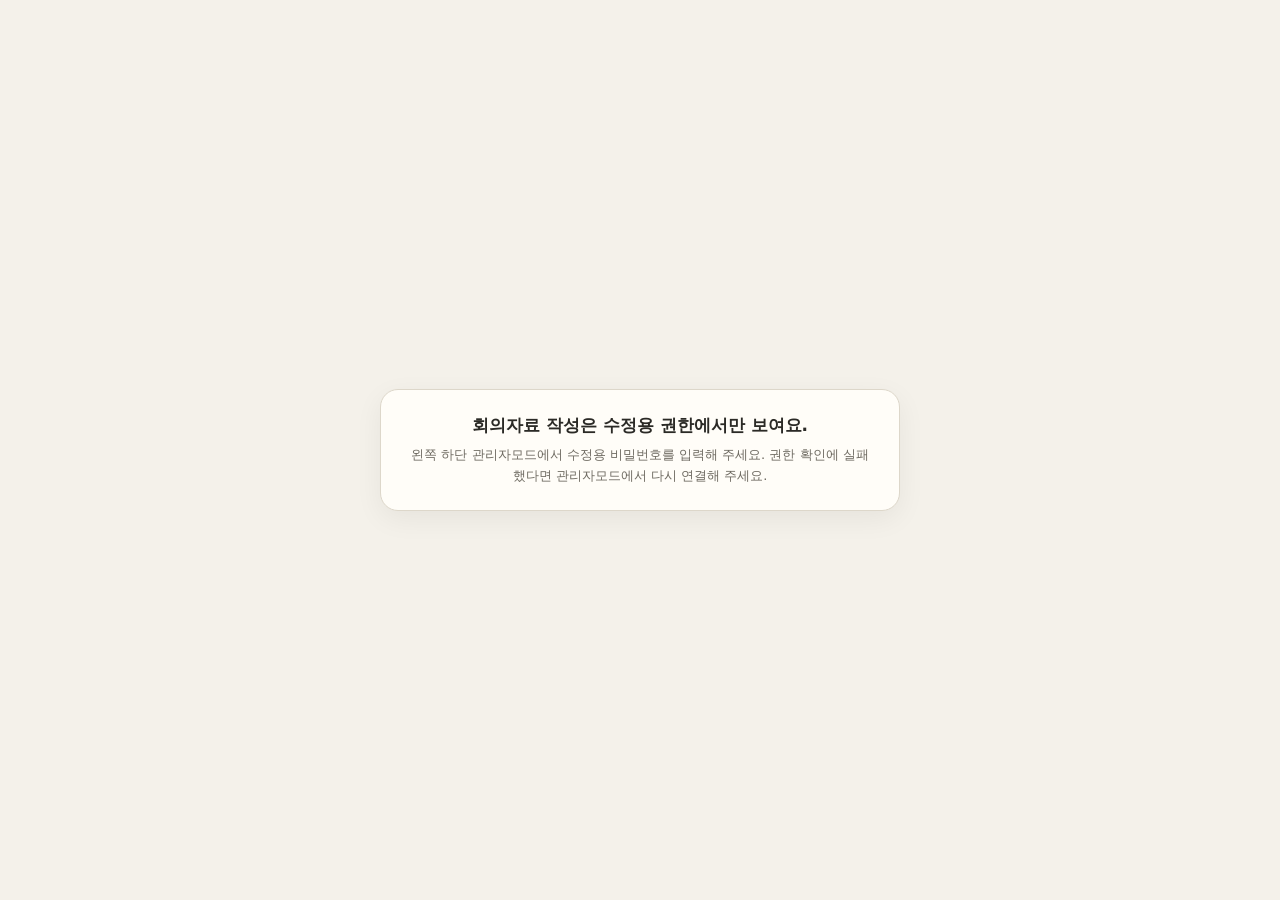
<file: agenda-proposal/index.html>
<!doctype html>
<html lang="ko">
<head>
<meta charset="utf-8">
<meta name="viewport" content="width=device-width, initial-scale=1">
<title>산들마을 회의자료 작성</title>
<meta name="description" content="산들마을 입주자대표회의 의결안건과 보고사항을 A4 표지와 분량에 맞춘 본문으로 작성하는 도구">
<link rel="stylesheet" href="./app.css?v=17">
</head>
<body class="access-pending">
<div class="access-gate" id="accessGate" role="status" aria-live="polite">
  <div class="access-gate-card">
    <b id="accessGateTitle">수정 권한을 확인하고 있어요.</b>
    <p id="accessGateText">잠시만 기다려 주세요.</p>
  </div>
</div>

<header class="topbar">
  <div>
    <h1>회의자료 작성</h1>
    <p>의결할 자료와 보고할 자료를 구분해 A4 표지와 분량에 맞춘 본문으로 정리해요.</p>
  </div>
  <div class="top-actions">
    <button type="button" class="ghost" id="sampleBtn">의결 예시</button>
    <button type="button" class="ghost" id="newBtn">새 문서</button>
    <button type="button" class="save" id="saveBtn">새로 등록</button>
    <button type="button" class="ghost" id="deleteBtn" hidden>삭제</button>
    <button type="button" class="primary" id="printBtn">인쇄 · PDF</button>
  </div>
</header>

<main class="workspace">
  <section class="editor" aria-label="회의자료 작성">
    <div class="hint-card">
      <b id="typeIntroTitle">의결안건 작성 기준</b>
      <span id="typeIntroText">의결주문 → 제안이유 → 주요내용 → 비용추계 → 참고사항 순서로 작성합니다. 산들마을 관리규약 별지 제7호 서식 기준입니다.</span>
    </div>

    <fieldset class="type-picker">
      <legend>자료 구분</legend>
      <div class="type-options">
        <label class="type-option">
          <input type="radio" name="docType" value="decision" checked>
          <span><b>의결안건</b><small>회의에서 찬반을 표결해 결정할 자료</small></span>
        </label>
        <label class="type-option">
          <input type="radio" name="docType" value="report">
          <span><b>보고사항</b><small>현황·의무·진행상황을 공유할 자료</small></span>
        </label>
      </div>
      <p class="type-notice" id="typeNotice">의결주문에는 찬성했을 때 무엇이 결정되는지 한 문장으로 적어주세요.</p>
      <p class="type-warning" id="typeWarning" hidden></p>
    </fieldset>

    <section class="library" aria-label="클라우드 회의자료">
      <div class="library-head">
        <div><b>클라우드 회의자료</b><span id="libraryCount">-</span></div>
        <div class="library-cloud">
          <button type="button" id="cloudConnectBtn">목록 새로고침</button>
          <small id="cloudStatus">연결 상태를 확인하고 있어요.</small>
        </div>
      </div>
      <p class="library-help">같은 회의일·같은 구분 안에서 ↑↓로 순서를 바꾸면 번호도 자동으로 다시 매겨집니다.</p>
      <div class="library-list" id="libraryList"><div class="library-empty">클라우드 목록을 불러오는 중입니다.</div></div>
    </section>

    <div class="field-grid three compact-row official-fields">
      <label class="field">
        <span id="numberLabel">의안번호</span>
        <small id="numberHelp">같은 회의일의 의결안건끼리 저장 순서대로 자동 배정됩니다.</small>
        <span class="auto-number" id="agendaNoDisplay">회의일을 선택하면 자동 배정</span>
        <input id="agendaNo" type="hidden">
      </label>
      <label class="field">
        <span id="meetingDateLabel">의결년월일</span>
        <small>연도와 월은 회의 표기에 자동 반영됩니다.</small>
        <input id="decisionDate" type="date">
      </label>
      <label class="field">
        <span>회의 구분</span>
        <small>정기인지 임시인지만 선택하면 됩니다.</small>
        <select id="meetingType" aria-label="회의 구분">
          <option value="">구분 선택</option>
          <option value="정기">정기</option>
          <option value="임시">임시</option>
        </select>
      </label>
    </div>

    <label class="field">
      <span>제목</span>
      <input id="title" type="text" placeholder="예: 커뮤니티센터 누수·곰팡이 보수의 건">
    </label>

    <div class="field-grid two compact-row">
      <label class="field">
        <span id="proposerLabel">제출자</span>
        <input id="proposer" type="text" placeholder="예: 211동 동별대표자 유은혜">
      </label>
      <label class="field">
        <span id="submissionDateLabel">제출년월일</span>
        <input id="date" type="date">
      </label>
    </div>
    <div class="page-state" id="pageState" aria-live="polite">긴 본문은 인쇄 시 다음 장으로 이어집니다.</div>

    <label class="field" id="decisionField">
      <span id="decisionHeading">1. 의결주문</span>
      <small id="decisionHelp">회의에서 찬성했을 때 정확히 무엇이 결정되는지 적어주세요.</small>
      <textarea id="decision" rows="5" placeholder="예: 커뮤니티센터 누수·곰팡이 보수 범위와 예상비용을 관리주체가 확인하여 다음 회의에 보고하는 것으로 의결한다."></textarea>
    </label>

    <label class="field">
      <span id="backgroundHeading">2. 제안이유</span>
      <small id="backgroundHelp">왜 이 안건을 제안하는지 현재 상황과 필요성을 적어주세요.</small>
      <textarea id="background" rows="6" placeholder="예: 커뮤니티센터에 누수와 곰팡이가 생겨 일부 수업 운영에도 문제가 생기고 있습니다."></textarea>
    </label>

    <label class="field">
      <span>3. 주요내용</span>
      <small>검토하거나 시행할 내용을 한 줄씩 적어주세요. 줄 맨 앞에 - 를 쓰면 목록으로 보여요.</small>
      <textarea id="details" rows="7" placeholder="- LH 보수 가능 여부와 일정 확인\n- 단지 선보수 시 보수 범위·비용·재원 확인"></textarea>
    </label>

    <label class="field">
      <span id="costHeading">4. 비용추계서</span>
      <small id="costHelp">예상금액과 재원을 적습니다. 아직 확인 전이면 확인이 필요한 내용을 적어도 됩니다.</small>
      <textarea id="cost" rows="4" placeholder="예: 관리주체에서 보수 범위와 예상비용, 사용 가능한 재원을 확인 후 보고"></textarea>
    </label>

    <input id="followup" type="hidden">

    <div class="field ref-field" id="refsField">
      <div class="field-title-row">
        <span id="refsHeading">5. 참고사항</span>
      </div>
      <div class="sub-field">
        <div class="output-options"><label class="output-option"><input type="checkbox" id="showBasisTitle" checked> 제목 표시</label><label class="output-option"><input type="checkbox" id="hideBasis"> 내용 숨기기</label></div>
        <label for="basis" id="basisLabel">가. 근거규정</label>
        <textarea id="basis" rows="3" placeholder="예: 산들마을 공동주택관리규약 제26조"></textarea>
      </div>
      <div class="sub-field">
        <div class="output-options"><label class="output-option"><input type="checkbox" id="showRefsTitle" checked> 제목 표시</label><label class="output-option"><input type="checkbox" id="hideRefs"> 내용 숨기기</label></div>
        <label for="refs" id="refsLabel">나. 기타</label>
        <textarea id="refs" rows="3" placeholder="예: LH 관리이관 자료, 현장 사진, 견적서"></textarea>
      </div>
      <div class="attach-row">
        <label class="attach-button" for="attachments">별지첨부 파일 추가</label>
        <input id="attachments" class="file-input" type="file" accept=".pdf,.png,.jpg,.jpeg,.hwp,application/pdf,image/png,image/jpeg" multiple>
        <span>PDF · JPG · PNG · HWP</span>
      </div>
      <div class="attachment-list" id="attachmentList" aria-live="polite"></div>
      <small class="file-note">입주자등이 연명하여 제안하는 경우 신청인 명단(명단·서명) 등 필요한 별지를 함께 첨부해 주세요.</small>
    </div>

    <p class="save-note" id="saveNote">작성 중 내용은 이 기기에 임시 저장되고, 새 자료는 ‘새로 등록’, 불러온 자료는 ‘수정’을 눌러 클라우드에 저장합니다.</p>
  </section>

  <section class="preview-area" aria-label="A4 미리보기">
    <div class="paper-spread">
      <article class="paper cover-paper" id="coverPaper">
        <header class="paper-header">
          <div class="meeting-caption empty" id="pMeetingHeaderCover"></div>
          <div class="meeting-rule"></div>
        </header>

        <div class="cover-content">
          <div class="cover-meta-table">
            <div class="cover-meta-label" id="pNumberLabel">의안번호</div>
            <div class="cover-meta-value strong" id="pAgendaNo">제&nbsp;&nbsp;&nbsp;호</div>
            <div class="cover-meta-label decision-merged" id="pTypeLabel">의결사항</div>
            <div class="cover-meta-label second-row" id="pMeetingDateLabel">의결년월일</div>
            <div class="cover-meta-value second-row" id="pDecisionMeta">20&nbsp;&nbsp;.&nbsp;&nbsp;.&nbsp;&nbsp;.</div>
          </div>

          <section class="cover-title-block">
            <div class="cover-title-label">제목</div>
            <div class="cover-title-divider"></div>
            <div class="cover-title-value empty" id="pTitle">제목을 입력해 주세요.</div>
          </section>

          <div class="submit-table">
            <div class="submit-label" id="pProposerLabel">제 출 자</div><div class="submit-value" id="pProposer">-</div>
            <div class="submit-label" id="pSubmissionDateLabel">제출년월일</div><div class="submit-value" id="pDate">-</div>
          </div>
        </div>

        <div class="paper-bottom-rule"></div>
      </article>

      <article class="paper body-paper" id="bodyPaper">
        <table class="body-layout" role="presentation">
        <thead><tr><td><header class="paper-header">
          <div class="meeting-caption empty" id="pMeetingHeaderBody"></div>
          <div class="meeting-rule"></div>
        </header></td></tr></thead>

        <tbody class="body-content">
          <tr><td><section class="doc-section">
            <h3 id="pDecisionHeading">1. 의결주문</h3>
            <div class="doc-section-box"><div class="doc-text empty" id="pDecision">내용을 입력해 주세요.</div></div>
          </section></td></tr>

          <tr><td><section class="doc-section">
            <h3 id="pBackgroundHeading">2. 제안이유</h3>
            <div class="doc-section-box"><div class="doc-text empty" id="pBackground">내용을 입력해 주세요.</div></div>
          </section></td></tr>

          <tr><td><section class="doc-section">
            <h3>3. 주요내용</h3>
            <div class="doc-section-box"><div class="doc-text empty" id="pDetails">내용을 입력해 주세요.</div></div>
          </section></td></tr>

          <tr><td><section class="doc-section">
            <h3 id="pCostHeading">4. 비용추계서</h3>
            <div class="doc-section-box"><div class="doc-text empty" id="pCost">내용을 입력해 주세요.</div></div>
          </section></td></tr>


          <tr><td><section class="doc-section" id="refsSection">
            <h3 id="pRefsHeading">5. 참고사항</h3>
            <div class="doc-section-box refs-box">
              <div class="sub-doc-row"><b id="pBasisLabel">가. 근거규정</b><div class="doc-text empty" id="pBasis">-</div></div>
              <div class="sub-doc-row"><b id="pRefsLabel">나. 기타</b><div class="doc-text empty" id="pRefs">-</div></div>
              <div class="doc-attachments" id="pAttachments"></div>
            </div>
          </section></td></tr>
        </tbody>
        <tfoot><tr><td><div class="body-agenda-footer" id="pBodyAgendaFooter"></div></td></tr></tfoot>
        </table>
      </article>
    </div>
  </section>
</main>

<script src="../portal/access.js?v=3"></script>
<script src="./access.js?v=1"></script>
<script src="./meeting-order.js?v=1"></script>
<script src="./cloud-request.js?v=2"></script>
<script src="./attachment-print.js?v=1"></script>
<script src="./reference-display.js?v=2"></script>
<script src="./batch-print.js?v=5"></script>
<script src="./app.js?v=23"></script>
<script src="./procedure-check.js?v=2"></script>
</body>
</html>
</file>
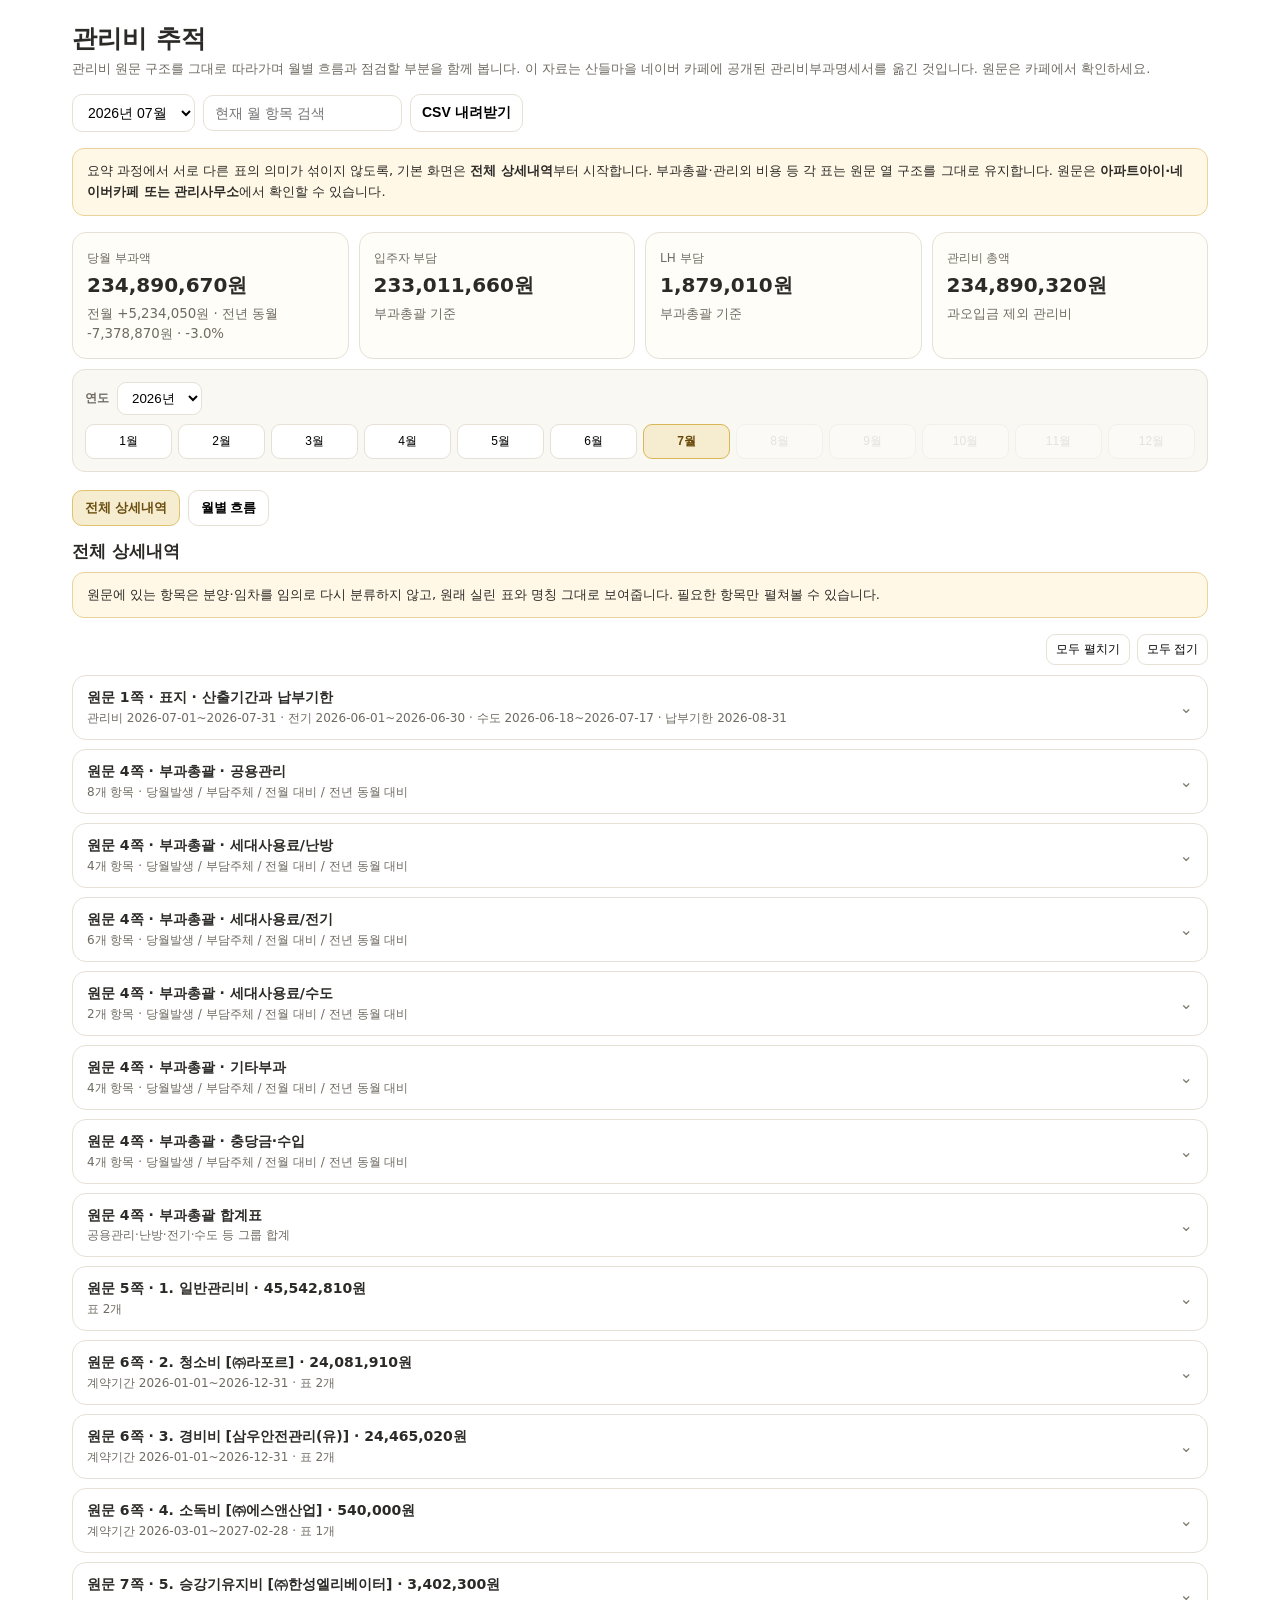
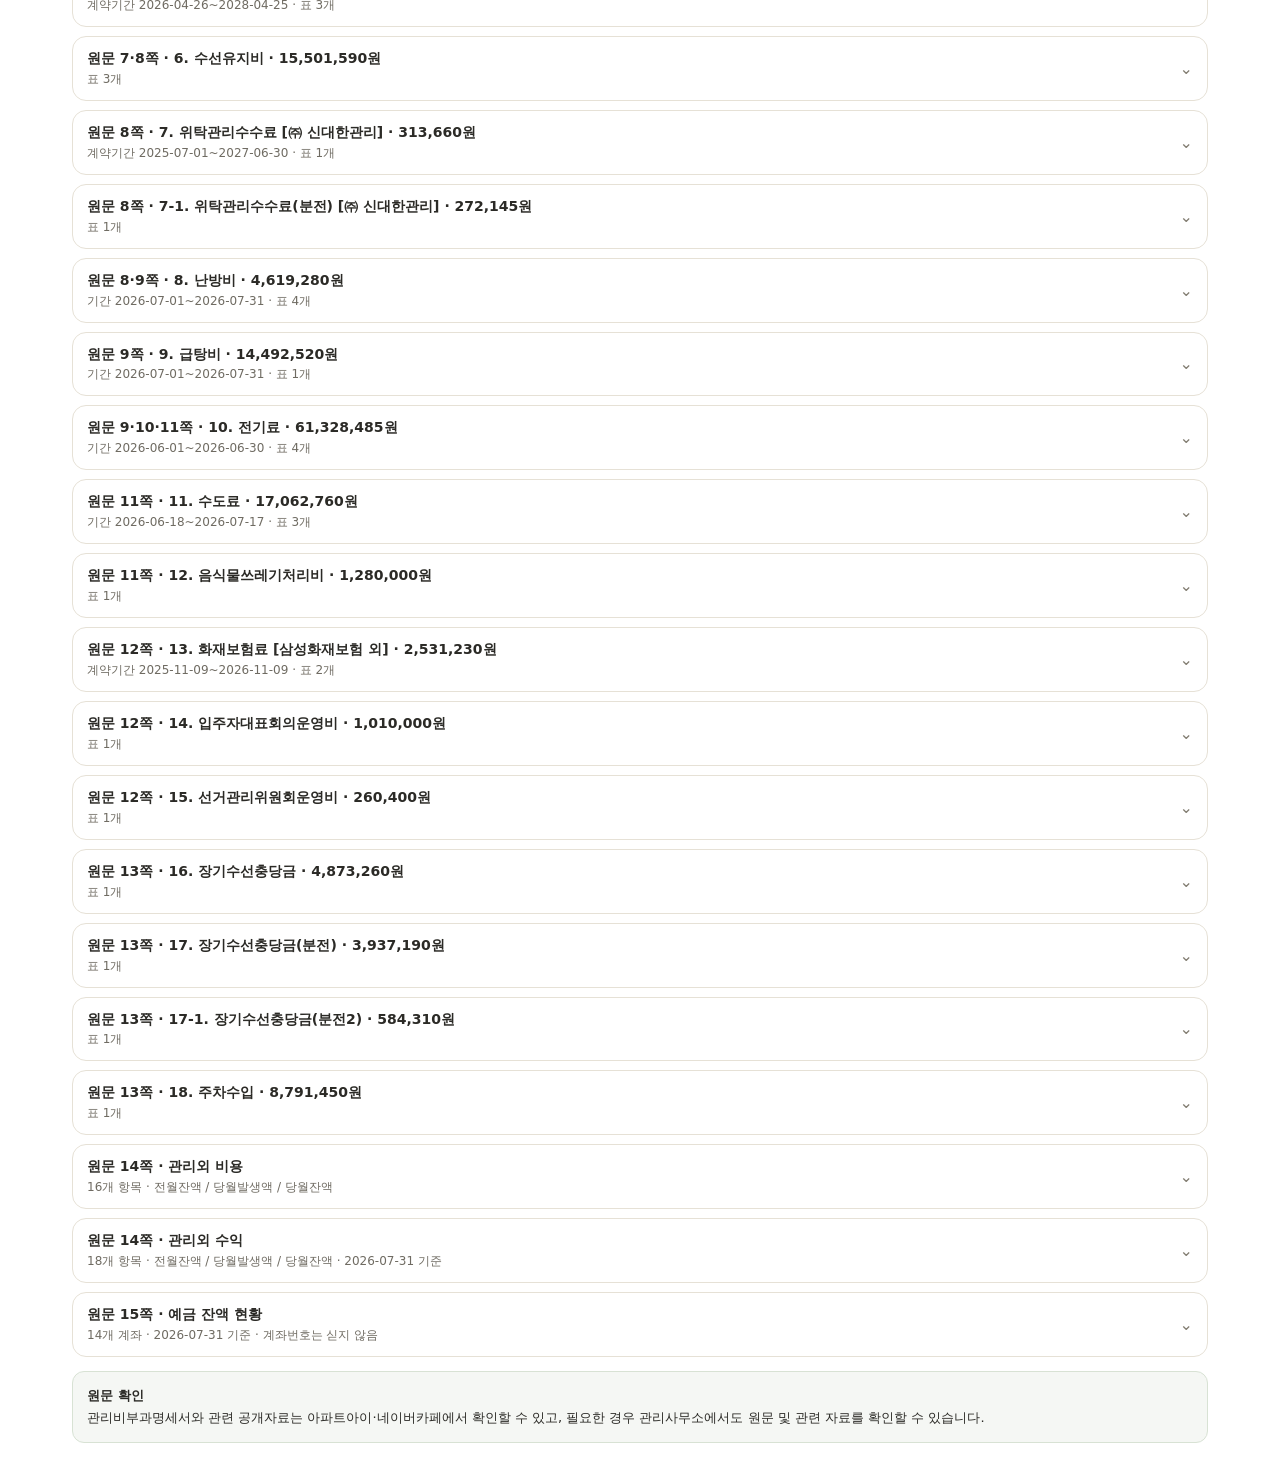
<file: fees/index.html>
<!doctype html>
<html lang="ko">
<head>
<meta charset="utf-8">
<meta name="viewport" content="width=device-width,initial-scale=1">
<title>산들마을 관리비 추적</title>
<script>
// GA4 — 포털·회의록과 같은 속성(G-MH479X0GSE). 이 페이지는 화면 하나라 자동 page_view 그대로 쓴다.
(function () {
  var id = "G-MH479X0GSE";
  var s = document.createElement("script"); s.async = true; s.src = "https://www.googletagmanager.com/gtag/js?id=" + encodeURIComponent(id);
  document.head.appendChild(s);
  window.dataLayer = window.dataLayer || [];
  window.gtag = function () { dataLayer.push(arguments); };
  gtag("js", new Date());
  var admin = false; try { admin = !!localStorage.getItem("sandle_admin_key"); } catch (e) {}
  gtag("set", "user_properties", { app_role: admin ? "admin" : "viewer" });
  gtag("config", id, { send_page_view: true });
})();
</script>
<style>
.tabs button[hidden]{display:none!important}
:root{--ink:#2b2a26;--muted:#6f6b62;--line:#e6e1d6;--paper:#fffdf8;--gold:#b5841a;--soft:#f6eccf;--blue:#2f5f80;--red:#9b2c23;--redSoft:#fff0ed}
*{box-sizing:border-box}body{margin:0;font-family:"Pretendard","Apple SD Gothic Neo","Malgun Gothic",system-ui,sans-serif;background:#fff;color:var(--ink)}
.wrap{max-width:1180px;margin:0 auto;padding:22px}.head{display:flex;justify-content:space-between;gap:16px;align-items:flex-end;flex-wrap:wrap}.head h1{margin:0;font-size:25px}.head p{margin:5px 0 0;color:var(--muted);font-size:13px}.ctrl{display:flex;gap:8px;align-items:center;flex-wrap:wrap}.ctrl select,.ctrl input,.ctrl button{border:1px solid var(--line);border-radius:10px;padding:9px 11px;background:#fff;font-size:14px}.ctrl button{cursor:pointer;font-weight:750}.note{margin:16px 0;padding:12px 14px;border:1px solid #ead39b;background:#fff8e7;border-radius:12px;font-size:13px;line-height:1.6}.cards{display:grid;grid-template-columns:repeat(4,minmax(0,1fr));gap:10px}.card{border:1px solid var(--line);border-radius:14px;background:var(--paper);padding:14px}.card span{font-size:12px;color:var(--muted)}.card b{display:block;font-size:20px;margin-top:5px}.card small{display:block;margin-top:5px;color:var(--muted);line-height:1.5}
.tabs{display:flex;gap:8px;margin:18px 0 12px;flex-wrap:wrap}.tabs button{border:1px solid var(--line);border-radius:10px;background:#fff;padding:8px 12px;font-weight:750;cursor:pointer}.tabs button.on{background:var(--soft);border-color:#e1c36f;color:#6a4d0f}.panel{display:none}.panel.on{display:block}.section{margin-top:14px}.section h2{font-size:17px;margin:0 0 9px}.tablewrap{overflow:auto;border:1px solid var(--line);border-radius:13px}table{width:100%;border-collapse:collapse;min-width:850px}th,td{padding:10px 11px;border-bottom:1px solid #eee9df;text-align:right;font-size:13px}th{background:#f8f5ee;color:#5b574e;position:sticky;top:0}th:first-child,td:first-child{text-align:left}.chg.pos{color:#236b3a}.chg.neg{color:var(--red)}
.tag{display:inline-block;margin:0 5px 4px 0;padding:3px 7px;border-radius:999px;font-size:11px;font-weight:850}.tag.review{background:#fff4dc;color:#7d5600}.tag.confirmed{background:var(--redSoft);color:var(--red)}.tag.auto{background:#edf2f7;color:#4a5568}.tag.ok{background:#edf5ed;color:#3f6840}.tag.src{background:#f1f1ec;color:#5d5a52}.count-pill{display:inline-block;margin-left:6px;padding:2px 7px;border-radius:999px;background:#f2eee5;color:#6e675a;font-size:11px;font-weight:800}
.period-browser{margin:10px 0 12px;padding:12px;border:1px solid var(--line);border-radius:13px;background:#faf8f3}.period-year{display:flex;align-items:center;gap:8px;margin-bottom:9px}.period-year label{font-size:12px;font-weight:850;color:var(--muted)}.period-year select{border:1px solid var(--line);border-radius:9px;background:#fff;padding:7px 10px}.month-grid{display:grid;grid-template-columns:repeat(12,minmax(48px,1fr));gap:6px}.month-grid button{border:1px solid var(--line);border-radius:9px;background:#fff;padding:8px 4px;font-size:12px;cursor:pointer}.month-grid button.on{background:var(--soft);border-color:#d9b757;color:#67490a;font-weight:900}.month-grid button:disabled{opacity:.32;cursor:default}
.trend{display:grid;gap:10px}.trend-guide{padding:10px 12px;border-radius:11px;background:#f8f5ee;color:var(--muted);font-size:12.5px;line-height:1.55}.trend-row{display:grid;grid-template-columns:95px minmax(0,1fr) 135px;gap:8px 10px;align-items:center;font-size:13px;padding:3px 0}.trend-row.current{font-weight:850}.trend-meta{grid-column:2/4;display:flex;gap:7px;flex-wrap:wrap;color:var(--muted);font-size:11.5px}.trend-meta span{padding:3px 7px;border-radius:999px;background:#f4f1ea}.source-note{grid-column:2/4;padding:8px 10px;border-left:3px solid #d4ad4d;background:#fff8e7;border-radius:5px 9px 9px 5px;font-size:12px;line-height:1.55}.source-note b{color:#76530c}.bar{height:13px;background:#eee9df;border-radius:999px;overflow:hidden}.bar i{display:block;height:100%;background:#b5841a;border-radius:999px}.empty{padding:24px;text-align:center;color:var(--muted);border:1px dashed var(--line);border-radius:13px}.schema,.evidence{font-size:13px;line-height:1.7}.schema code{background:#f4f1ea;padding:2px 5px;border-radius:5px}.evidence{padding:13px 14px;border-radius:12px;background:#f5f7f4;border:1px solid #d8e2d4}
.acc-tools{display:flex;justify-content:flex-end;gap:7px;margin:8px 0 10px}.acc-tools button{border:1px solid var(--line);background:#fff;border-radius:9px;padding:6px 9px;font-size:12px;cursor:pointer}.acc{border:1px solid var(--line);border-radius:14px;background:#fff;margin-bottom:9px;overflow:hidden}.acc[open]{box-shadow:0 2px 10px rgba(0,0,0,.035)}.acc summary{list-style:none;cursor:pointer;padding:12px 14px;display:grid;grid-template-columns:minmax(0,1fr) auto;gap:10px;align-items:center}.acc summary::-webkit-details-marker{display:none}.acc summary:hover{background:#faf8f3}.sum-title{font-size:14px;font-weight:900;line-height:1.35}.sum-sub{font-size:12px;color:var(--muted);margin-top:3px}.sum-arrow{font-size:16px;color:#817c70;transition:transform .15s}.acc[open] .sum-arrow{transform:rotate(180deg)}.acc-body{padding:0 14px 14px;border-top:1px solid #f0ece4}.acc-body p{font-size:13px;line-height:1.6;margin:10px 0}.warnbox{background:#fff8e7;border:1px solid #ead39b;border-radius:10px;padding:10px 11px;margin-top:9px;font-size:12.5px;line-height:1.6}.formula{display:grid;gap:7px;margin-top:10px;padding:12px;border:1px solid #d8e2d4;background:#f7faf6;border-radius:11px;font-size:12.5px;line-height:1.55}.formula code{display:block;background:#fff;border:1px solid #e7e3d8;border-radius:8px;padding:7px 9px;white-space:normal;color:#393730}.mini{width:100%;border-collapse:collapse;min-width:0;margin-top:9px}.mini th,.mini td{font-size:12px;padding:7px 8px}.pagegrid{display:grid;grid-template-columns:repeat(2,minmax(0,1fr));gap:8px;margin-top:10px}.pagebox{border:1px solid var(--line);border-radius:11px;padding:10px;background:#fff}.pagebox b{font-size:13px}.pagebox small{display:block;color:var(--muted);margin-top:4px;line-height:1.45}.scope{display:flex;gap:6px;flex-wrap:wrap;margin:8px 0}.scope span{font-size:11px;padding:3px 7px;border-radius:999px;background:#f4f1ea;color:#5c574e}
@media(max-width:760px){.wrap{padding:14px}.cards{grid-template-columns:repeat(2,minmax(0,1fr))}.head h1{font-size:21px}.month-grid{grid-template-columns:repeat(6,minmax(42px,1fr))}.trend-row{grid-template-columns:75px minmax(0,1fr)}.trend-row strong{grid-column:2}.trend-meta,.source-note{grid-column:1/3}.pagegrid{grid-template-columns:1fr}.sum-sub{white-space:normal}}
.ac-legend{display:grid;grid-template-columns:repeat(auto-fit,minmax(150px,1fr));gap:8px;margin:10px 0}
.ac-chip{border:1px solid var(--line);background:#fff;border-radius:12px;padding:8px 10px;font-size:12px;cursor:pointer;text-align:left;line-height:1.45;color:var(--ink)}
.ac-chip.on{border-color:var(--gold);background:var(--soft)}
.ac-chip b{display:inline-block;margin-left:2px}
.ac-chip span{display:block;color:var(--muted);font-size:11.5px;font-weight:400;margin-top:2px}
.ac-nav{display:flex;flex-wrap:wrap;gap:6px;align-items:center;margin:4px 0 10px;font-size:12px;color:var(--muted)}
.ac-nav a{border:1px solid var(--line);border-radius:999px;padding:4px 9px;color:var(--ink);text-decoration:none;background:#fff}
.ac-nav a b{color:#6a4d0f;margin-left:2px}
.ac-cat{margin:20px 0 8px;padding-top:12px;border-top:2px solid #ead39b}
.ac-cat h3{margin:0;font-size:15px}
.ac-cat h3 small{font-weight:400;color:var(--muted);font-size:12px;margin-left:6px}
.ac-cat p{margin:3px 0 0;font-size:12.5px;color:var(--muted)}
.ac-cat-counts{margin-top:6px;font-size:12px}
.ac-cat-counts .tag{margin-right:2px}
.acc.st0{border-left:4px solid var(--red)}.acc.st1{border-left:4px solid #d9a52a}.acc.st2{border-left:4px solid #9aa3b0}.acc.st3{border-left:4px solid #5c8a5e}
.ac-sum{color:var(--ink);font-size:12.5px;line-height:1.5}
.ac-sec{margin:10px 0}.ac-sec>b{display:block;font-size:12.5px;color:#6a4d0f;margin-bottom:2px}.ac-sec p{margin:2px 0}.ac-sec small{display:block;color:var(--muted);font-size:12px;margin-top:2px}
.ac-sec ul{margin:2px 0 0 18px;padding:0}.ac-sec li{margin:3px 0;font-size:13px;line-height:1.6}
.ac-links{margin:8px 0 0;color:var(--muted);font-size:12px}
.ac-right{display:flex;align-items:center;gap:8px}
.ac-pass{border:1px solid var(--line);background:#fff;border-radius:8px;padding:4px 8px;font-size:11.5px;cursor:pointer;color:var(--muted);white-space:nowrap}
.ac-pass:hover{border-color:var(--gold)}
.ac-pass.on{background:#edf5ed;border-color:#b7d1b8;color:#3f6840}
.ac-passed{border:1px dashed #cfc9bb;border-radius:14px;background:#fbfaf6;margin-top:24px}
.ac-passed>summary{list-style:none;cursor:pointer;padding:12px 14px;display:grid;grid-template-columns:minmax(0,1fr) auto;gap:10px;align-items:center}
.ac-passed>summary::-webkit-details-marker{display:none}
.ac-passed>summary .sum-title small{font-weight:400;color:var(--muted);font-size:12px;margin-left:6px}
.ac-passed[open]>summary .sum-arrow{transform:rotate(180deg)}
.ac-passed>.acc-body{border-top:1px dashed #e3ddd0;padding-top:8px}
.ac-passed .acc{opacity:.9}
.ac-flag{border:1px solid var(--line);background:#fff;border-radius:8px;padding:4px 8px;font-size:11.5px;cursor:pointer;color:var(--muted);white-space:nowrap}
.ac-flag:hover{border-color:var(--gold)}
.ac-flag.on{background:var(--soft);border-color:#d9a52a;color:#6a4d0f;font-weight:750}
.ac-cat.ac-flagged{border-top:2px solid #d9a52a;background:#fffbf0;border-radius:12px;padding:12px 14px 10px;margin-top:6px}
.ac-cat.ac-flagged h3{color:#6a4d0f}
.acc.flagged{box-shadow:0 0 0 2px #f1dfa6}
.ac-nav a.flag{border-color:#d9a52a;background:var(--soft);color:#6a4d0f}
</style>
</head>
<body>
<div class="wrap" id="appGate" style="display:none">
  <div class="head"><div><h1>관리비 추적</h1><p>산들마을 네이버 카페에 공개된 관리비부과명세서를 옮겨 월별 흐름과 점검할 부분을 함께 보는 화면입니다.</p></div></div>
  <div class="empty" style="text-align:left;line-height:1.7">
    <b>이 화면은 비밀번호(열람용 또는 수정용)를 입력한 기기에서만 볼 수 있습니다.</b><br>
    <span style="color:var(--muted);font-size:12.5px">회의록 앱·의결 대조와 같은 비밀번호이며, 확인 후 24시간 동안 이 기기에서 열립니다. 원문은 아파트아이·네이버 카페 또는 관리사무소에서 확인할 수 있습니다.</span>
    <div style="display:flex;gap:8px;margin-top:12px;max-width:360px"><input id="appKeyInput" type="password" placeholder="열람 비밀번호" style="flex:1;border:1px solid var(--line);border-radius:10px;padding:9px 11px" onkeydown="if(event.key==='Enter')appUnlock()"><button type="button" onclick="appUnlock()" style="border:1px solid #e1c36f;background:var(--soft);color:#6a4d0f;border-radius:10px;padding:9px 14px;font-weight:750;cursor:pointer">확인</button></div>
    <div id="appKeyMsg" style="color:var(--red);font-size:12.5px;margin-top:8px;min-height:18px"></div>
  </div>
</div>
<div class="wrap" id="appMain" style="display:none">
  <div class="head"><div><h1>관리비 추적</h1><p>관리비 원문 구조를 그대로 따라가며 월별 흐름과 점검할 부분을 함께 봅니다. 이 자료는 산들마을 네이버 카페에 공개된 관리비부과명세서를 옮긴 것입니다. 원문은 카페에서 확인하세요.</p></div><div class="ctrl"><select id="month" aria-label="조회 월"></select><input id="search" placeholder="현재 월 항목 검색" aria-label="항목 검색"><button id="csv" type="button">CSV 내려받기</button></div></div>
  <div class="note">요약 과정에서 서로 다른 표의 의미가 섞이지 않도록, 기본 화면은 <b>전체 상세내역</b>부터 시작합니다. 부과총괄·관리외 비용 등 각 표는 원문 열 구조를 그대로 유지합니다. 원문은 <b>아파트아이·네이버카페 또는 관리사무소</b>에서 확인할 수 있습니다.</div>
  <div id="cards" class="cards"></div>
  <div class="period-browser"><div class="period-year"><label for="detailYear">연도</label><select id="detailYear" aria-label="조회 연도"></select></div><div id="detailMonths" class="month-grid" aria-label="조회 월 선택"></div></div>
  <div class="tabs"><button data-tab="detail" class="on">전체 상세내역</button><button data-tab="trend">월별 흐름</button><button data-tab="checks" hidden>점검 후보 <span role="img" aria-label="열람·수정 권한이 있는 분께만 보이는 메뉴" title="열람·수정 권한이 있는 분께만 보이는 메뉴">🔒</span></button><button data-tab="decisions" hidden>의결 대조 <span role="img" aria-label="수정 권한 전용 메뉴" title="수정 권한 전용 메뉴">🔑</span><span class="count-pill" id="decisionsPill" style="display:none"></span></button><button data-tab="audit" hidden>감사 사례 <span role="img" aria-label="수정 권한 전용 메뉴" title="수정 권한 전용 메뉴">🔑</span></button><button data-tab="auditcheck" hidden>감사 대조 <span role="img" aria-label="수정 권한 전용 메뉴" title="수정 권한 전용 메뉴">🔑</span></button></div>

  <div id="detail" class="panel on"><div class="section"><h2>전체 상세내역</h2><div class="note" style="margin-top:0">원문에 있는 항목은 분양·임차를 임의로 다시 분류하지 않고, 원래 실린 표와 명칭 그대로 보여줍니다. 필요한 항목만 펼쳐볼 수 있습니다.</div><div class="acc-tools"><button onclick="toggleAll('#detail .acc',true)">모두 펼치기</button><button onclick="toggleAll('#detail .acc',false)">모두 접기</button></div><div id="detailBody"></div></div></div>

  <div id="trend" class="panel"><div class="section"><div class="head"><h2>월별 흐름</h2><div class="ctrl"><select id="trendItem" aria-label="비교 항목"></select><select id="compareMode" aria-label="비교 기준"><option value="both">전월·전년 동월</option><option value="previous">전월 대비</option><option value="year">전년 동월 대비</option></select></div></div><div id="trendBody" class="trend"></div></div></div>

  <div id="checks" class="panel"><div class="section"><h2>점검 후보 <span class="count-pill" id="checksMonth"></span></h2><div class="note" style="margin-top:0"><b>원칙:</b> 이 탭에는 <b>이상 징후가 감지되었거나 확인된 사안만</b> 표시합니다. 자동 감지 규칙: 전월·전년 동월 큰 증감(50만원↑&20%↑ 또는 20만원↑&50%↑) · 항목 신설/소멸 · 부담액 합계 불일치 · 관리외 비용 신규/급증(10만원↑&30%↑) · 잔액 연속성. 감지는 ‘확인 필요’일 뿐이며, 규약 위반이 공식 확인된 사안만 ‘규약 위반 확인’으로 구분합니다.</div><div class="acc-tools"><button onclick="toggleAll('#checks .acc',true)">모두 펼치기</button><button onclick="toggleAll('#checks .acc',false)">모두 접기</button></div><div id="checkBody"></div></div></div>

  <div id="decisions" class="panel"><div class="section"><h2>의결 대조 — 회의 결과가 없는 지출 찾기</h2><div class="note" style="margin-top:0"><b>원칙:</b> 관리비의 비용 발생·변동을 <b>공개 회의록(입주자·임차인대표회의)의 의결</b>과 대조합니다. ‘의결 기록 없음’은 공개 회의록·공고에서 대응 의결을 찾지 못했다는 <b>사실 기술</b>이며 위법·부당집행을 확정하지 않습니다. 사용량 기반 항목(전기·수도·난방 등)은 대조 대상이 아닙니다.</div><div class="acc-tools"><button onclick="toggleAll('#decisions .acc',true)">모두 펼치기</button><button onclick="toggleAll('#decisions .acc',false)">모두 접기</button></div><div id="decisionsBody"></div></div></div>

  <div id="audit" class="panel"><div class="section"><h2>감사 사례 — 경기도 공동주택관리 감사 사례집 <span class="count-pill" id="auditPill"></span></h2><div class="note" style="margin-top:0"><b>출처:</b> 경기도가 해마다 펴내는 「공동주택관리 감사 사례집」 2018~2025년 8권의 지적 사례입니다. 스캔 원문을 글자 인식(OCR)으로 옮겼으므로 <b>글자 오류가 있을 수 있고</b>, 정확한 문구는 사례집 원문의 해당 쪽(PDF 쪽 번호 표시)으로 확인합니다. 우리 단지 관리비 항목과 이어지는 사례는 <b>관리비 항목 태그</b>로 거릅니다.</div><div class="ctrl" style="margin:10px 0"><select id="auditYear" aria-label="연도"><option value="">전체 연도</option></select><select id="auditGroup" aria-label="분류"><option value="">전체 분류</option></select><select id="auditTag" aria-label="관리비 항목 태그"><option value="">전체 태그</option></select><input id="auditSearch" type="search" placeholder="제목·지적 내용·법규 검색" aria-label="검색"></div><div id="auditBody"><div class="empty">탭을 열면 사례를 불러옵니다.</div></div></div></div>

  <div id="auditcheck" class="panel"><div class="section"><h2>감사 대조 — 사례집에 비추어 본 우리 단지 점검 항목 <span class="count-pill" id="auditCheckPill" style="display:none"></span></h2><div class="note" style="margin-top:0"><b>원칙:</b> 경기도 감사 사례집에서 자주 지적되는 유형을 골라, 네이버 카페에 공개된 우리 단지 자료(관리비부과명세서·회의 결과공고·계약서·선거 공고·관리규약)로 같은 양상이 있는지 봅니다. ‘해당 가능’은 공개 자료에서 같은 양상이 보인다는 <b>사실 기술</b>이며 위법·부당집행을 확정하지 않습니다. 판단이 들어 있어 <b>수정용 비밀번호</b> 뒤에 둡니다.</div><div id="auditChecks"></div></div></div>

  <div class="section"><div class="evidence"><b>원문 확인</b><br>관리비부과명세서와 관련 공개자료는 아파트아이·네이버카페에서 확인할 수 있고, 필요한 경우 관리사무소에서도 원문 및 관련 자료를 확인할 수 있습니다.</div></div>
</div>
<script src="../portal/access.js?v=461"></script>
<script src="./access.js?v=461"></script>
<script>
const CACHE_V='100';let DATA=null,SUPP=[],DECS=null,DETAIL={},DETAIL_META=null,cur=null;const won=n=>(Number(n)||0).toLocaleString('ko-KR')+'원';const num=n=>(Number(n)||0).toLocaleString('ko-KR');const num2=n=>Number(n).toLocaleString('ko-KR',{maximumFractionDigits:2});
async function loadData(){const manifest=await fetch('data.json?v='+CACHE_V).then(r=>r.json());const [catalog,reviews,years,decisions,details]=await Promise.all([fetch(manifest.catalog+'?v='+CACHE_V).then(r=>r.json()),fetch(manifest.reviews+'?v='+CACHE_V).then(r=>r.json()),Promise.all(manifest.years.map(y=>fetch(y.file+'?v='+CACHE_V).then(r=>r.json()))),(feesCanEdit()?fetch('decisions.json?v='+CACHE_V).then(r=>r.ok?r.json():null).catch(()=>null):Promise.resolve(null)),Promise.all(manifest.years.map(y=>y.detailFile?fetch(y.detailFile+'?v='+CACHE_V).then(r=>r.ok?r.json():null).catch(()=>null):Promise.resolve(null)))]);DECS=decisions;details.filter(Boolean).forEach(d=>{DETAIL_META=DETAIL_META||{areaTypes:[],scopes:{}};if(!DETAIL_META.areaTypes.length&&d.areaTypes)DETAIL_META.areaTypes=d.areaTypes;Object.assign(DETAIL_META.scopes,d.allocationScopes||{});(d.documents||[]).forEach(doc=>{DETAIL[doc.period]=doc})}); /* v46: detail-YYYY.json(항목별 산출내역) */const catMap=new Map(catalog.categories.map(x=>[x.code,x]));const groupMap=new Map(catalog.groups.map(x=>[x.code,x.name]));const months=years.flatMap(y=>y.monthlyTotals.map(t=>{const source=y.sources.find(s=>s.period===t.period);return{period:t.period,label:`${t.period.slice(0,4)}년 ${t.period.slice(5)}월`,source,totals:t,categories:y.lineItems.filter(x=>x.period===t.period).map(x=>{const c=catMap.get(x.categoryCode)||{};return{...x,code:x.categoryCode,name:x.sourceName||c.displayName,group:groupMap.get(x.groupCode)||x.groupCode}}),groupTotals:y.groupTotals.filter(x=>x.period===t.period).map(x=>({...x,name:x.sourceName})),detailPlan:{sections:[],extractionStatus:y.detailExtraction}}})).sort((a,b)=>a.period.localeCompare(b.period));SUPP=years.flatMap(y=>y.supplementalTables||[]);const series=new Map;SUPP.filter(x=>x.sourceTable==='management-expense'||x.sourceTable==='management-income').forEach(t=>t.rows.forEach(r=>{const s=supplementalSeries(r,t.sourceTable);if(s.variant==='unspecified'&&!String(r.note||'').trim()&&!Number(r.currentActivity))return;series.set(s.code,s.name)}));DATA={manifest,months,crossChecks:reviews.crossChecks,analysisPolicy:reviews.analysisPolicy,categoryDictionary:catalog.categories.map(x=>({code:x.code,name:x.displayName})),supplementalDictionary:[...series].map(([code,name])=>({code,name}))};initControls()}
function initControls(){const s=document.getElementById('month');DATA.months.slice().reverse().forEach(m=>{const o=document.createElement('option');o.value=m.period;o.textContent=m.label;s.appendChild(o)});s.onchange=render;const dy=document.getElementById('detailYear');[...new Set(DATA.months.map(m=>m.period.slice(0,4)))].sort().reverse().forEach(y=>{const o=document.createElement('option');o.value=y;o.textContent=y+'년';dy.appendChild(o)});dy.onchange=renderDetailMonths;const ti=document.getElementById('trendItem');[['total','전체 부과액'],...DATA.categoryDictionary.map(x=>[x.code,x.name]),...DATA.supplementalDictionary.map(x=>[x.code,x.name])].forEach(([value,label])=>{const o=document.createElement('option');o.value=value;o.textContent=label;ti.appendChild(o)});ti.onchange=renderTrend;document.getElementById('compareMode').onchange=renderTrend;document.getElementById('search').oninput=render;document.getElementById('csv').onclick=downloadCsv;render()}
/* v374: 관리비 앱 전체 잠금 — 잠긴 동안에는 data.json 등 어떤 요청도 보내지 않는다 */
function appBoot(){document.getElementById('appGate').style.display='none';document.getElementById('appMain').style.display='';if(DATA)return;loadData().catch(e=>{console.error(e);document.getElementById('detailBody').innerHTML='<div class="empty">데이터를 불러오지 못했습니다.</div>'})}
function appShowGate(){document.getElementById('appMain').style.display='none';document.getElementById('appGate').style.display='';const i=document.getElementById('appKeyInput');if(i)i.focus()}
function appUnlock(){feesSignIn('appKeyInput','appKeyMsg')}
function signed(n){n=Number(n)||0;return (n>0?'+':'')+n.toLocaleString('ko-KR')+'원'}
function pct(n,d){if(!d)return null;return n/d*100}
function shiftPeriod(period,years=0,months=0){const [y,m]=period.split('-').map(Number);const d=new Date(Date.UTC(y+years,m-1+months,1));return `${d.getUTCFullYear()}-${String(d.getUTCMonth()+1).padStart(2,'0')}`}
function periodMonth(period){return DATA.months.find(m=>m.period===period)}
function compareValue(m,code,kind){const base=trendValue(m,code);const target=periodMonth(kind==='year'?shiftPeriod(m.period,-1):shiftPeriod(m.period,0,-1));const old=target?trendValue(target,code):null;if(base===null||old===null)return null;return{old,change:base-old,rate:old?((base-old)/Math.abs(old))*100:null}}
function compareText(c){if(!c)return '자료 없음';return `${signed(c.change)}${c.rate===null?'':` · ${c.rate>0?'+':''}${c.rate.toFixed(1)}%`}`}
function render(){if(!DATA)return;cur=DATA.months.find(m=>m.period===document.getElementById('month').value)||DATA.months[DATA.months.length-1];const t=cur.totals;const yoy=compareValue(cur,'total','year');document.getElementById('cards').innerHTML=[['당월 부과액',won(t.billed),`전월 ${signed(t.change)} · 전년 동월 ${compareText(yoy)}`],['입주자 부담',won(t.residentShare),'부과총괄 기준'],['LH 부담',won(t.lhShare),'부과총괄 기준'],['관리비 총액',won(t.managementFeeAssessed??t.managementFee),'과오입금 제외 관리비']].map(x=>`<div class="card"><span>${x[0]}</span><b>${x[1]}</b><small>${x[2]}</small></div>`).join('');document.getElementById('detailYear').value=cur.period.slice(0,4);const cm=document.getElementById('checksMonth');if(cm)cm.textContent=cur.label;renderDetailMonths();renderDetail();renderTrend();renderChecks();renderDecisions()}
function renderDetailMonths(){const y=document.getElementById('detailYear').value;document.getElementById('detailMonths').innerHTML=Array.from({length:12},(_,i)=>{const p=`${y}-${String(i+1).padStart(2,'0')}`,exists=DATA.months.some(m=>m.period===p);return `<button type="button" data-period="${p}" class="${cur?.period===p?'on':''}" ${exists?'':'disabled'}>${i+1}월</button>`}).join('');document.querySelectorAll('#detailMonths button:not(:disabled)').forEach(b=>b.onclick=()=>{document.getElementById('month').value=b.dataset.period;render()})}
function renderDetail(){try{renderDetailBody()}catch(e){console.error(e);const b=document.getElementById('detailBody');if(b)b.innerHTML=`<div class="empty" style="text-align:left;line-height:1.7"><b>이 달 상세내역을 표시하지 못했습니다.</b><br><span style="color:var(--muted);font-size:12.5px">자료 형식이 예상과 달라 화면을 그리다 멈췄습니다. 다른 달 내용이 잘못 남지 않도록 비웠습니다. (${String((e&&e.message)||e)})</span></div>`}} /* v372: 예외가 나면 직전 달 표가 그대로 남아 다른 달 숫자로 오해될 수 있어 막는다 */
function renderDetailBody(){const q=document.getElementById('search').value.trim().toLowerCase(),blocks=[];let order=0;const add=(page,html)=>{if(html)blocks.push({page:Number(page)||999,order:order++,html})};const summaryPage=Number(cur.source?.summarySourcePage)||4;const groups={};(cur.categories||[]).filter(x=>!q||x.name.toLowerCase().includes(q)||String(x.group||'').toLowerCase().includes(q)).forEach(x=>(groups[x.group||'기타']??=[]).push(x));Object.keys(groups).forEach(g=>{const rs=groups[g];add(summaryPage,`<details class="acc" ${q?'open':''}><summary><div><div class="sum-title">원문 ${summaryPage}쪽 · 부과총괄 · ${g}</div><div class="sum-sub">${rs.length}개 항목 · 당월발생 / 부담주체 / 전월 대비 / 전년 동월 대비</div></div><span class="sum-arrow">⌄</span></summary><div class="acc-body"><div class="tablewrap" style="margin-top:10px"><table><thead><tr><th>항목</th><th>당월발생</th><th>입주자분</th><th>LH분</th><th>당월부과</th><th>전월부과</th><th>전월 대비</th><th>전년 동월</th><th>전년 동월 대비</th></tr></thead><tbody>${rs.map(x=>{const yoy=compareValue(cur,x.code,'year');return `<tr><td>${x.name}</td><td>${won(x.assessed)}</td><td>${won(x.residentShare)}</td><td>${won(x.lhShare)}</td><td>${won(x.billed)}</td><td>${won(x.previousBilled)}</td><td class="chg ${x.change>0?'pos':x.change<0?'neg':''}">${signed(x.change)}</td><td>${yoy?won(yoy.old):'—'}</td><td class="chg ${yoy?.change>0?'pos':yoy?.change<0?'neg':''}">${yoy?compareText(yoy):'자료 없음'}</td></tr>`}).join('')}</tbody></table></div></div></details>`)});
if(cur.groupTotals?.length&&!q)add(summaryPage,`<details class="acc"><summary><div><div class="sum-title">원문 ${summaryPage}쪽 · 부과총괄 합계표</div><div class="sum-sub">공용관리·난방·전기·수도 등 그룹 합계</div></div><span class="sum-arrow">⌄</span></summary><div class="acc-body"><table class="mini"><thead><tr><th>구분</th><th>당월발생</th><th>입주자분</th><th>LH분</th><th>당월부과</th><th>전월부과</th><th>증감</th></tr></thead><tbody>${cur.groupTotals.map(x=>`<tr><td>${x.name}</td><td>${won(x.assessed)}</td><td>${won(x.residentShare)}</td><td>${won(x.lhShare)}</td><td>${won(x.billed)}</td><td>${won(x.previousBilled)}</td><td>${signed(x.change)}</td></tr>`).join('')}</tbody></table></div></details>`);
renderSectionsBlocks(q).forEach(x=>add(x.page,x.html));const expense=SUPP.find(x=>x.period===cur.period&&x.sourceTable==='management-expense');if(expense){const ers=expense.rows.filter(x=>!q||x.name.toLowerCase().includes(q)||String(x.note||'').toLowerCase().includes(q));if(ers.length)add(expense.sourcePage,`<details class="acc" ${q?'open':''}><summary><div><div class="sum-title">원문 ${expense.sourcePage}쪽 · 관리외 비용</div><div class="sum-sub">${ers.length}개 항목 · 전월잔액 / 당월발생액 / 당월잔액</div></div><span class="sum-arrow">⌄</span></summary><div class="acc-body"><p>${expense.note}</p><div class="tablewrap"><table><thead><tr><th>구분</th><th>전월잔액</th><th>당월발생액</th><th>당월잔액</th><th>비고</th></tr></thead><tbody>${ers.map(x=>`<tr><td>${x.name}</td><td>${won(x.previousBalance)}</td><td>${won(x.currentActivity)}</td><td>${won(x.currentBalance)}</td><td style="text-align:left">${x.note||''}</td></tr>`).join('')}${q?'':`<tr><th>합계</th><th>${won(expense.totals.previousBalance)}</th><th>${won(expense.totals.currentActivity)}</th><th>${won(expense.totals.currentBalance)}</th><th></th></tr>`}</tbody></table></div></div></details>`)}const income=SUPP.find(x=>x.period===cur.period&&x.sourceTable==='management-income');if(income)add(income.sourcePage,renderIncomeBlock(q));const deposit=SUPP.find(x=>x.period===cur.period&&x.sourceTable==='deposit-balance');if(deposit)add(deposit.sourcePage,renderDepositBlock(q));const html=blocks.sort((a,b)=>a.page-b.page||a.order-b.order).map(x=>x.html).join('')||'<div class="empty">검색 결과가 없습니다.</div>';document.getElementById('detailBody').innerHTML=html}
// ---- v46: 원문 5~15쪽 표 렌더 ----
function accBlock(title,sub,body,open){return `<details class="acc" ${open?'open':''}><summary><div><div class="sum-title">${title}</div><div class="sum-sub">${sub}</div></div><span class="sum-arrow">⌄</span></summary><div class="acc-body">${body}</div></details>`}
function tbl(head,rows,foot,minw){return `<div class="tablewrap" style="margin-top:8px"><table style="min-width:${minw||600}px"><thead><tr>${head.map(h=>/^L:/.test(h)?`<th style="text-align:left">${h.slice(2)}</th>`:`<th>${h}</th>`).join('')}</tr></thead><tbody>${rows.join('')}${foot||''}</tbody></table></div>`}
const L=s=>`<td style="text-align:left">${s??''}</td>`,R=s=>`<td>${s??''}</td>`,TH=(s,l)=>`<th${l?' style="text-align:left"':''}>${s??''}</th>`;
const prd=p=>p&&p.from?`${p.from}~${p.to}`:'';
function renderIncomeBlock(q){const t=SUPP.find(x=>x.period===cur.period&&x.sourceTable==='management-income');if(!t)return '';const rs=t.rows.filter(x=>!q||[x.group,x.name,x.note].join(' ').toLowerCase().includes(q));if(!rs.length)return '';const rows=[];rs.forEach((x,i)=>{rows.push(`<tr>${L(x.group===rs[i-1]?.group?'':x.group)}${L(x.name)}${R(won(x.previousBalance))}${R(won(x.currentActivity))}${R(won(x.currentBalance))}${L(x.note)}</tr>`);const st=!q&&(t.subtotals||[]).find(s=>s.group===x.group);if(st&&rs[i+1]?.group!==x.group)rows.push(`<tr>${TH('')}${TH(x.group+' 소계',1)}${TH(won(st.previousBalance))}${TH(won(st.currentActivity))}${TH(won(st.currentBalance))}${TH('')}</tr>`)});const foot=q?'':`<tr>${TH('')}${TH('합계',1)}${TH(won(t.totals.previousBalance))}${TH(won(t.totals.currentActivity))}${TH(won(t.totals.currentBalance))}${TH('')}</tr>`;return accBlock(`원문 ${t.sourcePage}쪽 · 관리외 수익`,`${rs.length}개 항목 · 전월잔액 / 당월발생액 / 당월잔액${t.asOf?' · '+t.asOf+' 기준':''}`,`<p>${t.note||''}</p>`+tbl(['L:구분','L:항목','전월잔액','당월발생액','당월잔액','L:비고'],rows,foot,780),!!q)}
function renderDepositBlock(q){const t=SUPP.find(x=>x.period===cur.period&&x.sourceTable==='deposit-balance');if(!t)return '';const rs=t.rows.filter(x=>!q||[x.group,x.name,x.bank,x.note].join(' ').toLowerCase().includes(q));if(!rs.length)return '';const rows=rs.map((x,i)=>`<tr>${L(x.group===rs[i-1]?.group?'':x.group)}${L(x.name)}${L(x.bank)}${R(won(x.balance))}${L(x.note)}</tr>`);const foot=q?'':`<tr>${TH('')}${TH('합계',1)}${TH('')}${TH(won(t.totals.balance))}${TH('')}</tr>`;return accBlock(`원문 ${t.sourcePage}쪽 · 예금 잔액 현황`,`${rs.length}개 계좌${t.asOf?' · '+t.asOf+' 기준':''} · 계좌번호는 싣지 않음`,`<p>${t.note||''}</p>`+tbl(['L:구분','L:항목','L:은행','통장잔액','L:비고'],rows,foot,640),!!q)}
function secText(s){return [s.no,s.title,s.vendor,...(s.notes||[]),...(s.tables||[]).flatMap(t=>[t.title,t.note,...(t.rows||[]).map(r=>[r.name,r.group,r.detail,r.note,r.type,r.building,r.line].filter(Boolean).join(' '))])].filter(Boolean).join(' ').toLowerCase()}
function missingPagesNote(doc){const mp=doc&&doc.missingPages;if(!mp)return '';const pages=Array.isArray(mp.sourcePages)?mp.sourcePages:[];if(!pages.length)return '';return `<div class="note warn">원문 ${pages.join('·')}쪽이 이 게시물에 빠져 있어 그 쪽의 절을 옮기지 못했습니다.${mp.note?' '+mp.note:''}</div>`}
function noticePagesNote(doc){const np=doc&&doc.noticePages;if(!np)return '';const pages=Array.isArray(np)?np:(Array.isArray(np.sourcePages)?np.sourcePages:[]);if(np.transcribed||!pages.length)return '';return `<p>원문 ${pages.join('·')}쪽 공지사항(매월 반복되는 납부 안내문)은 옮기지 않았습니다.</p>`} /* v372: noticePages는 [1,2,3] 또는 {sourcePages:[..],transcribed:false} 둘 다 받는다 */
function renderSectionsBlocks(q){const doc=DETAIL[cur.period];if(!doc)return q?[]:[{page:5,html:accBlock('원문 5~13쪽 · 항목별 산출내역','이 달은 아직 옮기지 않음 (부과총괄·관리외 비용만 있음)','<p>원문 5~13쪽의 계약업체·산출 근거·면적별 부과내역·수선 건별 내역은 월 단위로 다시 옮기는 중입니다. 2026년 7월분부터 볼 수 있습니다.</p>',false)}];const blocks=[];if(!q&&doc.cover){const c=doc.cover;blocks.push({page:1,html:accBlock('원문 1쪽 · 표지 · 산출기간과 납부기한',`관리비 ${prd(c.managementPeriod)} · 전기 ${prd(c.electricityPeriod)} · 수도 ${prd(c.waterPeriod)} · 납부기한 ${c.dueDate||''}`,`<table class="mini"><tbody><tr>${L('관리비 산출기간')}${L(prd(c.managementPeriod))}</tr><tr>${L('난방·급탕비 산출기간')}${L(prd(c.heatingPeriod))}</tr><tr>${L('전기료 산출기간')}${L(prd(c.electricityPeriod))}</tr><tr>${L('수도료 산출기간')}${L(prd(c.waterPeriod))}</tr><tr>${L('납부기한')}${L(c.dueDate)}</tr>${c.lateFeeRule?`<tr>${L('연체요율')}${L('분양 '+c.lateFeeRule.sale+' / 임대 '+c.lateFeeRule.rental)}</tr>`:''}</tbody></table>${noticePagesNote(doc)}${missingPagesNote(doc)}`,false)})}
const secs=(doc.sections||[]).filter(s=>!q||secText(s).includes(q));secs.forEach(s=>{const pages=s.sourcePages||[s.sourcePage],title=`원문 ${pages.join('·')}쪽 · ${s.no}. ${s.title}${s.vendor?` [${s.vendor}]`:''} · ${won(s.amount)}`;const sub=[s.contractPeriod?'계약기간 '+prd(s.contractPeriod):'',s.period?'기간 '+prd(s.period):'',`표 ${(s.tables||[]).length}개`].filter(Boolean).join(' · ');const body=(s.tables||[]).map(t=>renderDetailTable(t,s)).join('')+((s.notes||[]).length?`<p style="margin-top:12px">${s.notes.map(n=>'· '+n).join('<br>')}</p>`:'');blocks.push({page:Math.min(...pages.map(Number)),html:accBlock(title,sub,body,!!q)})});return blocks}
function renderDetailTable(t,s){const cap=(c,sub)=>`<p style="margin:14px 0 0;font-weight:850">${c}</p>${sub?`<p style="margin:3px 0 0;color:var(--muted);font-size:12.5px">${sub}</p>`:''}`;const gcell=(rows,i,key)=>L(rows[i][key]===rows[i-1]?.[key]?'':rows[i][key]);
switch(t.kind){
case 'allocation':{const sc=DETAIL_META?.scopes?.[t.scope];const area=x=>DETAIL_META?.areaTypes.find(a=>a.type===x)?.contractArea;const hasLh=t.rows.some(r=>r.lhRate!=null);const head=['L:타입','계약면적(㎡)','세대수',...(hasLh?['단가(LH)']:[]),'세대당 금액','합계'];const rows=t.rows.map(r=>`<tr>${L(r.type)}${R(area(r.type)??'')}${R(num(r.units))}${hasLh?R(r.lhRate??''):''}${R(r.perUnit==null?'—':won(r.perUnit))}${R(won(r.total))}</tr>`);const foot=`<tr>${TH('합계',1)}${TH('')}${TH(num(t.totalUnits))}${hasLh?TH(''):''}${TH('')}${TH(won(t.totalAmount))}</tr>`;const sub=[sc?sc.label:'',`발생 ${won(t.baseAmount)}${t.unitRate!=null?` ÷ ${sc?.area?num2(sc.area)+'㎡':'면적'} = ㎡당 ${t.unitRate}원`:''} → 부과 ${won(t.totalAmount)} (부과차액 ${signed(t.adjustment)})`,t.unitRateBasis||'',t.note||''].filter(Boolean).join(' · ');return cap(t.title,sub)+tbl(head,rows,foot,560)}
case 'breakdown':{const rows=[];t.rows.forEach((r,i)=>{rows.push(`<tr>${gcell(t.rows,i,'group')}${L(r.name)}${R(r.amount?won(r.amount):'—')}${L(r.detail)}</tr>`);const st=(t.subtotals||[]).find(x=>x.group===r.group);if(st&&t.rows[i+1]?.group!==r.group)rows.push(`<tr>${TH('')}${TH(r.group+' 소계',1)}${TH(won(st.amount))}${TH('')}</tr>`)});const foot=`<tr>${TH('')}${TH('합계',1)}${TH(won(t.total))}${TH('')}</tr>`;return cap(t.title,t.period?'기간 '+prd(t.period):'')+tbl(['L:구분','L:항목','금액','L:내역'],rows,foot,700)}
case 'split':{const hasName=t.rows.some(r=>r.name),hasGroup=t.rows.some(r=>r.group);const rows=[];t.rows.forEach((r,i)=>{rows.push(`<tr>${hasGroup?gcell(t.rows,i,'group'):''}${hasName?L(r.name||''):''}${R(won(r.amount))}${R(won(r.sale))}${R(r.rental?won(r.rental):'—')}${L(r.note)}</tr>`);const st=(t.subtotals||[]).find(x=>x.group===r.group);if(st&&t.rows[i+1]?.group!==r.group)rows.push(`<tr>${TH(r.group+' 소계',1)}${hasName?TH(''):''}${TH(won(st.amount))}${TH(won(st.sale))}${TH(won(st.rental))}${TH('')}</tr>`)});const foot=`<tr>${hasGroup?TH('합계',1):''}${hasName?(hasGroup?TH(''):TH('합계',1)):''}${TH(won(t.total.amount))}${TH(won(t.total.sale))}${TH(won(t.total.rental))}${TH('')}</tr>`;return cap(t.title,'금액을 분양·임대로 나눈 표 (건별 내용은 비고)')+tbl([...(hasGroup?['L:구분']:[]),...(hasName?['L:내역']:[]),'금액','금액(분양)','금액(임대)','L:비고'],rows,foot,760)}
case 'composition':{const rows=t.rows.map(r=>`<tr>${L(r.name)}${R(won(r.amount))}</tr>`);return cap(t.title)+tbl(['L:내역','금액'],rows,`<tr>${TH('합계',1)}${TH(won(t.total))}</tr>`,360)}
case 'usage':{const qLabel=(t.columns||[]).find(c=>/사용량/.test(c))||'사용량';const hasG=t.rows.some(r=>r.group);const rows=[];t.rows.forEach((r,i)=>{rows.push(`<tr>${hasG?gcell(t.rows,i,'group'):''}${L(r.name)}${R(r.quantityText??(r.quantity==null?'':num2(r.quantity)))}${R(r.amount||r.amount===0?won(r.amount):'')}${L(r.note)}</tr>`);const st=(t.subtotals||[]).find(x=>x.group===r.group&&r.group);if(st&&t.rows[i+1]?.group!==r.group)rows.push(`<tr>${TH('')}${TH(r.group+' 소계',1)}${TH(st.quantity==null?'':num2(st.quantity))}${TH(won(st.amount))}${TH('')}</tr>`)});const foot=t.total?`<tr>${hasG?TH(''):''}${TH('합계',1)}${TH(t.total.quantity==null?'':num2(t.total.quantity))}${TH(won(t.total.amount))}${TH('')}</tr>`:'';return cap(t.title)+tbl([...(hasG?['L:구분']:[]),'L:항목',qLabel,'금액','L:비고'],rows,foot,620)}
case 'elevatorByBuilding':{const rows=t.rows.map((r,i)=>`<tr>${gcell(t.rows,i,'building')}${L(r.line)}${R(num(r.kwh))}${R(num(r.units))}${R(won(r.perUnit))}${R(won(r.total))}</tr>`);const foot=`<tr>${TH('합계',1)}${TH('')}${TH(num(t.totalKwh))}${TH(num(t.totalUnits))}${TH('')}${TH(won(t.totalAmount))}</tr>`;return cap(t.title,`${t.unitRateBasis||'단가'} ${won(t.baseAmount)} ÷ ${num(t.baseQuantity)}kWh = ${t.unitRate}원 → 부과 ${won(t.totalAmount)} (부과차액 ${signed(t.adjustment)})`)+tbl(['L:동','L:호기','사용량(kWh)','부과세대','세대당','부과금액'],rows,foot,560)}
case 'insurance':{const rows=t.rows.map(r=>`<tr>${L(r.name)}${R(won(r.amount))}${R(won(r.totalPremium))}${R(r.installment)}${L(prd(r.coverage))}</tr>`);return cap(t.title)+tbl(['L:보험','당월 금액','총 보험료','회차','L:보험기간'],rows,`<tr>${TH('합계',1)}${TH(won(t.total))}${TH('')}${TH('')}${TH('')}</tr>`,640)}
case 'parking':{const rows=t.rows.map(r=>`<tr>${L(r.name)}${R(num(r.units))}${R(r.perUnit==null?'—':won(r.perUnit))}${R(won(r.total))}</tr>`);const subs=(t.subtotals||[]).map(x=>`<tr>${TH(x.name,1)}${TH('')}${TH('')}${TH(won(x.total))}</tr>`).join('');return cap(t.title,t.basis?'부과근거: '+t.basis:'')+tbl(['L:구분','세대수','세대당','계'],rows,subs+`<tr>${TH('합계',1)}${TH('')}${TH('')}${TH(won(t.total))}</tr>`,520)}
default:return cap(t.title||t.kind)+`<p>표 종류 ${t.kind}는 아직 화면에 그리지 않습니다.</p>`}}
function supplementalSeries(r,table){const name=String(r.name||'').trim(),note=String(r.note||'').trim();if(table==='management-expense'&&name==='공동체활성화비용'){if(note.includes('작은도서관'))return{code:'supp:공동체활성화비용::library',name:'관리외 비용 · 공동체활성화비용 · 작은도서관',variant:'library'};if(note.includes('경로당'))return{code:'supp:공동체활성화비용::senior',name:'관리외 비용 · 공동체활성화비용 · 경로당',variant:'senior'};return{code:'supp:공동체활성화비용::unspecified',name:'관리외 비용 · 공동체활성화비용 · 비고 없음',variant:'unspecified'}}const income=table==='management-income';return{code:(income?'inc:':'supp:')+name,name:(income?'관리외 수익 · ':'관리외 비용 · ')+name}}
function supplementalRows(m,code){const tableName=code.startsWith('inc:')?'management-income':code.startsWith('supp:')?'management-expense':null;if(!tableName)return{table:null,rows:[]};const table=SUPP.find(x=>x.period===m.period&&x.sourceTable===tableName);return{table,rows:table?table.rows.filter(r=>supplementalSeries(r,tableName).code===code):[]}}
function trendValue(m,code){if(code==='total')return m.totals.billed;if(code.startsWith('supp:')||code.startsWith('inc:')){const {rows}=supplementalRows(m,code);return rows.length?rows.reduce((a,x)=>a+(Number(x.currentActivity)||0),0):null}return (m.categories||[]).find(x=>x.code===code)?.billed??null}
function sourceNotes(m,code){if(code.startsWith('supp:')||code.startsWith('inc:')){const {table,rows}=supplementalRows(m,code);return table?rows.filter(x=>x.note).map(x=>({text:x.note,sourcePage:table.sourcePage,sourceField:'비고'})):[]}const raw=code==='total'?m.totals.sourceNotes:(m.categories||[]).find(x=>x.code===code)?.sourceNotes;return Array.isArray(raw)?raw:[]}
function renderTrend(){const code=document.getElementById('trendItem')?.value||'total',mode=document.getElementById('compareMode')?.value||'both';const ms=DATA.months.map(m=>({m,value:trendValue(m,code)})).filter(x=>x.value!==null);const max=Math.max(...ms.map(x=>x.value),1);if(!ms.length){document.getElementById('trendBody').innerHTML='<div class="empty">해당 항목의 월별 자료가 없습니다.</div>';return}const guide='<div class="trend-guide">전월 대비는 바로 앞 달과, 전년 동월 대비는 1년 전 같은 달과 비교합니다. 원문 비고가 입력된 달은 금액 아래에 원문 그대로 표시합니다.</div>';document.getElementById('trendBody').innerHTML=guide+ms.map(({m,value})=>{const prev=compareValue(m,code,'previous'),yoy=compareValue(m,code,'year'),notes=sourceNotes(m,code);const comparisons=[mode!=='year'?`<span>전월 ${compareText(prev)}</span>`:'',mode!=='previous'?`<span>전년 동월 ${compareText(yoy)}</span>`:''].join('');return `<div class="trend-row ${m.period===cur.period?'current':''}"><span>${m.label}</span><div class="bar"><i style="width:${value/max*100}%"></i></div><strong>${won(value)}</strong><div class="trend-meta">${comparisons}</div>${notes.map(n=>`<div class="source-note"><b>원문 비고</b> · ${n.text}${n.sourcePage?` <small>(원문 ${n.sourcePage}쪽)</small>`:''}</div>`).join('')}</div>`}).join('')}
function csvCell(v){const s=String(v??'');return /[",\n]/.test(s)?'"'+s.replaceAll('"','""')+'"':s}
function downloadCsv(){const head=['기간','항목코드','항목명','그룹','당월발생액','입주자분','LH분','당월부과액','부과차액','전월부과액','전월증감','전년동월부과액','전년동월증감','원문비고'];const body=DATA.months.flatMap(m=>(m.categories||[]).map(x=>{const yoy=compareValue(m,x.code,'year');return[m.period,x.code,x.name,x.group,x.assessed,x.residentShare,x.lhShare,x.billed,x.adjustment,x.previousBilled,x.change,yoy?.old??'',yoy?.change??'',sourceNotes(m,x.code).map(n=>n.text).join(' | ')]}));const csv='\ufeff'+[head,...body].map(r=>r.map(csvCell).join(',')).join('\n');const a=document.createElement('a');a.href=URL.createObjectURL(new Blob([csv],{type:'text/csv;charset=utf-8'}));a.download=`sandle-fees-${DATA.months[0].period}-${DATA.months[DATA.months.length-1].period}.csv`;a.click();setTimeout(()=>URL.revokeObjectURL(a.href),1000)}
// 자동 점검 (v40 확장): 큰 증감(2단계 기준)·항목 신설/소멸·부담액 합계 불일치·관리외 비용 신규/급증·잔액 연속성
function bigChange(change,base){const p=pct(Math.abs(change),Math.abs(base));return p!==null&&((Math.abs(change)>=500000&&p>=20)||(Math.abs(change)>=200000&&p>=50))}
function autoChecks(){
  const out=[];
  const prevP=shiftPeriod(cur.period,0,-1);
  const prev=periodMonth(prevP);
  (cur.categories||[]).forEach(x=>{
    if(x.previousBilled!==null&&bigChange(x.change,x.previousBilled)){
      const p=pct(Math.abs(x.change),Math.abs(x.previousBilled));
      out.push({title:x.name+' 변동 확인 필요',sub:`전월 대비 ${signed(x.change)} · ${p.toFixed(1)}% 변동`,text:`전월 ${won(x.previousBilled)} → 당월 ${won(x.billed)}. 계절·검침·단가·계약변경 등 정상 사유일 수 있으므로 관련 회의록·공고·세부 산출자료를 함께 확인합니다.`});
    }
    const yoy=compareValue(cur,x.code,'year');
    if(yoy&&bigChange(yoy.change,yoy.old))out.push({title:x.name+' 전년 동월 변동 확인 필요',sub:`전년 동월 대비 ${signed(yoy.change)} · ${yoy.rate.toFixed(1)}% 변동`,text:`전년 동월 ${won(yoy.old)} → 당월 ${won(x.billed)}. 같은 계절끼리 비교한 값이며 단가·사용량·계약·부과기준 변경 여부와 원문 비고를 함께 확인합니다.`});
    const alloc=(Number(x.residentShare)||0)+(Number(x.lhShare)||0)-(Number(x.billed)||0);
    if(Math.abs(alloc)>10)out.push({title:x.name+' 부담액 합계 불일치',sub:`입주자분+LH분과 당월부과액 차이 ${signed(alloc)}`,text:`입주자분 ${won(x.residentShare)} + LH분 ${won(x.lhShare)} = ${won((Number(x.residentShare)||0)+(Number(x.lhShare)||0))} 인데 당월부과액은 ${won(x.billed)}입니다. 단순 반올림 범위를 벗어난 차이이므로 원문과 대조가 필요합니다.`});
  });
  if(prev){
    (cur.categories||[]).filter(x=>!(prev.categories||[]).some(p2=>p2.code===x.code)).forEach(x=>out.push({title:x.name+' 항목 신설',sub:`${prev.label}에는 없던 항목 · 당월부과 ${won(x.billed)}`,text:`이번 달 부과총괄에 새로 나타난 항목입니다. 신설 근거(계약·의결·공고)를 확인합니다.`}));
    (prev.categories||[]).filter(p2=>!(cur.categories||[]).some(x=>x.code===p2.code)).forEach(p2=>out.push({title:p2.name+' 항목 소멸',sub:`${prev.label} 부과 ${won(p2.billed)} → 이번 달 항목 없음`,text:`전월까지 부과되던 항목이 이번 달 부과총괄에서 사라졌습니다. 종료·통합·명칭 변경 여부를 확인합니다.`}));
  }
  const exp=SUPP.find(t=>t.period===cur.period&&t.sourceTable==='management-expense');
  const expPrev=SUPP.find(t=>t.period===prevP&&t.sourceTable==='management-expense');
  if(exp&&expPrev){
    const sumBy=t=>{const m={};t.rows.forEach(r=>{m[r.name]=(m[r.name]||0)+(Number(r.currentActivity)||0)});return m};
    const a=sumBy(exp),b=sumBy(expPrev);
    Object.keys(a).forEach(name=>{
      const nowV=a[name],prevV=(name in b)?b[name]:null;
      if(nowV>0&&(prevV===null||prevV===0))out.push({title:'관리외 비용 · '+name+' 신규 지출',sub:`전월 발생 없음 → 당월 발생 ${won(nowV)}`,text:`이번 달 처음(또는 다시) 발생한 관리외 비용입니다. 지출 성격과 근거자료(지출결의·영수증·회의록)를 확인합니다.`});
      else if(prevV>0){const ch=nowV-prevV,p=Math.abs(ch)/prevV*100;if(Math.abs(ch)>=100000&&p>=30)out.push({title:'관리외 비용 · '+name+' 변동 확인 필요',sub:`전월 발생 대비 ${signed(ch)} · ${p.toFixed(1)}% 변동`,text:`전월 발생 ${won(prevV)} → 당월 발생 ${won(nowV)}. 원문 비고와 지출 근거를 함께 확인합니다.`});}
    });
    const cnt=t=>{const c={};t.rows.forEach(r=>{c[r.name]=(c[r.name]||0)+1});return c};
    const uc=cnt(exp),up=cnt(expPrev);
    exp.rows.forEach(r=>{
      if(uc[r.name]===1&&up[r.name]===1){
        const pr=expPrev.rows.find(z=>z.name===r.name);
        if(pr&&Number(pr.currentBalance)!==Number(r.previousBalance))out.push({title:'관리외 비용 · '+r.name+' 잔액 연속성 확인',sub:`전월 당월잔액 ${won(pr.currentBalance)} ≠ 이번 달 전월잔액 ${won(r.previousBalance)}`,text:`잔액이 이어지지 않습니다. 정정·이체·표기 변경 여부를 원문에서 확인합니다.`});
      }
    });
  }
  return out;
}
function formulaHtml(f){return `<div class="formula"><b>${f.title}</b>${(f.lines||[]).map(x=>`<code>${x}</code>`).join('')}${f.note?`<div>${f.note}</div>`:''}</div>`}
function renderChecks(){let html='';(DATA.crossChecks||[]).forEach(c=>{const confirmed=c.confirmed===true;const pend=c.pending||[];html+=`<details class="acc"><summary><div><div>${confirmed?'<span class="tag confirmed">규약 위반 확인</span>':'<span class="tag review">확인 필요</span>'}<span class="tag src">회의록·규약 대조</span></div><div class="sum-title">${c.title}</div><div class="sum-sub">${confirmed?(c.confirmedSummary||'규약 위반 확인됨'):'근거자료와 추가 대조 필요'}</div></div><span class="sum-arrow">⌄</span></summary><div class="acc-body"><p>${c.description}</p><div class="warnbox">${c.rule}</div>${c.formula?formulaHtml(c.formula):''}${c.yearSummaries?.length?`<table class="mini"><thead><tr><th>기간</th><th>원자료 계상액</th><th>기준 초과 가능 추정액</th><th>메모</th></tr></thead><tbody>${c.yearSummaries.map(y=>`<tr><td>${y.year}${y.period?' '+y.period:''}</td><td>${won(y.recorded)}</td><td>${won(y.estimatedPossibleExcess)}</td><td style="text-align:left">${y.note}</td></tr>`).join('')}</tbody></table>`:''}${pend.length?`<div class="warnbox"><b>추가 계산 필요</b><br>${pend.map(x=>`${x.period}: ${won(x.recorded)} — ${x.note}`).join('<br>')}</div>`:''}</div></details>`});
const auto=autoChecks();if(auto.length){html+=`<div style="font-weight:900;margin:14px 0 8px">이번 달 자동 점검 후보 <span class="count-pill">${auto.length}건</span></div>`+auto.map(x=>`<details class="acc"><summary><div><div><span class="tag review">확인 필요</span><span class="tag auto">자동 감지</span></div><div class="sum-title">${x.title}</div><div class="sum-sub">${x.sub}</div></div><span class="sum-arrow">⌄</span></summary><div class="acc-body"><p>${x.text}</p><div class="scope"><span>회의록 대조</span><span>공고 확인</span><span>세부 산출자료 확인</span></div></div></details>`).join('')}else html+='<div class="empty">이번 달 자동 점검 기준에서 추가 확인 후보가 없습니다.</div>';document.getElementById('checkBody').innerHTML=html}
// 의결 대조 (v42): decisions.json — 비용 발생·변동 ↔ 공개 회의록 의결 매칭. 미대조 월은 자동으로 '대조 전' 표시.
// v43: 회의록 앱 ⑤ 절차 점검과 같은 관리자 비밀번호 게이트(같은 도메인이라 localStorage 키 공유, 서버 검증도 같은 방식 —
// 존재하지 않는 id의 delete 요청이라 데이터 무변경. 이 잠금은 화면 가림이며 decisions.json 자체는 공개 저장소에 있음).
const GAS_URL='https://script.google.com/macros/s/AKfycbyhpE-DB5WAAEx7uqTCPwU-e0sPKuupkYN3YoQWALiFWe0IHFNh1y91e1VNtDmMxxoxLA/exec',GAS_TOKEN='ITDXaUBDTmrz6DbQ3tv9R';
let decUnlocked=false,decVerifying=false;
// v44: 24시간 만료 규칙(회의록 앱과 공통) — 확인 후 24시간 지나면 키를 지우고 재입력
function decLocked(){return !feesCanEdit()}
function decUnlock(){feesSignIn('decKeyInput','decKeyMsg')}
function decisionTag(st){const cls=st==='의결 기록 없음'?'confirmed':(st==='부분 확인'||st==='확인 필요')?'review':(st==='의결 확인')?'ok':st==='해소'?'src':'auto';return `<span class="tag ${cls}">${st}</span>`}
function renderDecisions(){const box=document.getElementById('decisionsBody');if(!box)return;
// 🔒는 '비밀번호가 필요한 탭' 표시로 항상 보여준다(풀린 기기에서도 — 어떤 메뉴가 잠금 대상인지 확인용)
if(decLocked()){const pl=document.getElementById('decisionsPill');if(pl)pl.style.display='none';
box.innerHTML=`<div class="empty" style="text-align:left;line-height:1.7"><b>의결 대조 기록은 수정용 비밀번호를 입력한 기기에서만 열람할 수 있습니다.</b><br><span style="color:var(--muted);font-size:12.5px">회의록 앱과 같은 비밀번호이며, 확인 후 24시간 동안 이 기기에서 열립니다.</span><div style="display:flex;gap:8px;margin-top:12px;max-width:360px"><input id="decKeyInput" type="password" placeholder="관리자 비밀번호" style="flex:1;border:1px solid var(--line);border-radius:10px;padding:9px 11px" onkeydown="if(event.key==='Enter')decUnlock()"><button type="button" onclick="decUnlock()" style="border:1px solid #e1c36f;background:var(--soft);color:#6a4d0f;border-radius:10px;padding:9px 14px;font-weight:750;cursor:pointer">확인</button></div><div id="decKeyMsg" style="color:var(--red);font-size:12.5px;margin-top:8px;min-height:18px"></div></div>`;return}
if(!DECS){box.innerHTML='<div class="empty">decisions.json이 아직 없습니다.</div>';return}
const dict=new Map((DECS.decisions||[]).map(d=>[d.id,d]));
const fs=(DECS.findings||[]).slice();
const order={'의결 기록 없음':0,'확인 필요':1,'부분 확인':2,'성격상 의결 불요':3,'예산·관례 근거':4,'의결 확인':5,'해소':6};
fs.sort((a,b)=>(order[a.status]??9)-(order[b.status]??9)||a.period.localeCompare(b.period));
const missing=fs.filter(f=>f.status==='의결 기록 없음').length,partial=fs.filter(f=>f.status==='부분 확인').length;
const pill=document.getElementById('decisionsPill');if(pill){if(missing){pill.style.display='';pill.textContent=missing+'건';pill.style.background='#fbe9e7';pill.style.color='#9b2c23'}else pill.style.display='none'}
let html=`<div class="cards" style="grid-template-columns:repeat(4,minmax(0,1fr))"><div class="card"><span>의결 기록 없음</span><b style="color:var(--red)">${missing}건</b><small>근거자료 확인 필요</small></div><div class="card"><span>부분 확인</span><b>${partial}건</b><small>의결 일부만 존재</small></div><div class="card"><span>대조 완료 범위</span><b>${DECS.reviewedThrough||'—'}</b><small>이후 월은 대조 전</small></div><div class="card"><span>의결 사전</span><b>${(DECS.decisions||[]).length}건</b><small>근거 회의 목록</small></div></div>`;
const unreviewed=DATA.months.filter(m=>DECS.reviewedThrough&&m.period>DECS.reviewedThrough).map(m=>m.label);
if(unreviewed.length)html+=`<div class="note" style="border-color:#e0a9a3;background:#fff0ed"><b>대조 전 자료:</b> ${unreviewed.join(', ')} — 새로 올라온 관리비 자료입니다. 아직 회의록 의결과 대조하지 않았습니다.</div>`;
html+=fs.map(f=>{const label=f.label||f.key;const refs=(f.decisionRefs||[]).map(id=>dict.get(id)).filter(Boolean);
return `<details class="acc"><summary><div><div>${decisionTag(f.status)}<span class="tag src">${f.scope==='supp'?'관리외 비용':'부과총괄'}</span></div><div class="sum-title">${f.period} · ${label} · ${won(f.amount)}</div><div class="sum-sub">${f.summary}</div></div><span class="sum-arrow">⌄</span></summary><div class="acc-body">${f.note?`<p>${f.note}</p>`:''}${refs.length?`<div class="formula"><b>관련 의결</b>${refs.map(d=>`<code><b>${d.label}</b> — ${d.title}${d.note?` · ${d.note}`:''}</code>`).join('')}</div>`:'<div class="warnbox">공개 회의록·공고에서 대응하는 의결을 찾지 못했습니다.</div>'}</div></details>`}).join('');
const pol=DECS.policies||[];
if(pol.length)html+=`<details class="acc" style="margin-top:12px"><summary><div><div class="sum-title">항목별 대조 기준</div><div class="sum-sub">어떤 항목이 의결 대조 대상인지의 분류</div></div><span class="sum-arrow">⌄</span></summary><div class="acc-body"><table class="mini"><thead><tr><th>분류</th><th style="text-align:left">기준</th><th style="text-align:left">항목</th></tr></thead><tbody>${pol.map(p=>`<tr><td>${p.kind}</td><td style="text-align:left">${p.note}</td><td style="text-align:left">${p.codes.map(c=>(DATA.categoryDictionary.find(x=>x.code===c)||{}).name||c).join(', ')}</td></tr>`).join('')}</tbody></table><p style="color:var(--muted)">갱신 방법: ${DECS.updateGuide||''}</p></div></details>`;
box.innerHTML=html}
function toggleAll(sel,on){document.querySelectorAll(sel).forEach(x=>x.open=on)}
// ---- v48: 감사 사례 탭 (fees/audit/index.json + cases-YYYY.json, 탭을 열 때 읽음) ----
let AUDIT={index:null,years:{},loading:false,shown:0};
async function loadAudit(){if(!feesCanEdit())return;if(AUDIT.index||AUDIT.loading)return;AUDIT.loading=true;const box=document.getElementById('auditBody');box.innerHTML='<div class="empty">사례집 자료를 불러오는 중…</div>';try{const idx=await fetch('audit/index.json?v='+CACHE_V).then(r=>r.json());AUDIT.index=idx;const ys=document.getElementById('auditYear');idx.years.slice().reverse().forEach(y=>{const o=document.createElement('option');o.value=String(y.year);o.textContent=`${y.year}년 (${y.caseCount}건)`;ys.appendChild(o)});const gs=document.getElementById('auditGroup');idx.groups.forEach(g=>{const o=document.createElement('option');o.value=g;o.textContent=`${g} (${idx.totals.byGroup[g]||0})`;gs.appendChild(o)});const ts=document.getElementById('auditTag');idx.tags.forEach(t=>{const o=document.createElement('option');o.value=t;o.textContent=`${t} (${idx.totals.byTag[t]||0})`;ts.appendChild(o)});document.getElementById('auditPill').textContent=idx.totals.cases+'건';['auditYear','auditGroup','auditTag'].forEach(id=>document.getElementById(id).onchange=()=>{AUDIT.shown=0;renderAudit()});document.getElementById('auditSearch').oninput=()=>{AUDIT.shown=0;renderAudit()};const files=await Promise.all(idx.years.map(y=>fetch(y.file+'?v='+CACHE_V).then(r=>r.json())));files.forEach(f=>AUDIT.years[f.year]=f);AUDIT.loading=false;renderAudit()}catch(e){console.error(e);AUDIT.loading=false;box.innerHTML='<div class="empty">사례집 자료를 불러오지 못했습니다.</div>'}}
// v50: 우리 단지 대조(checks.json) — 의결 대조와 같은 관리자 비밀번호 뒤
function auditCheckTag(st){const cls=st==='위반 확인'?'confirmed':st==='해당 가능'?'review':st==='이행 확인'?'ok':'auto';return `<span class="tag ${cls}">${auditEsc(st)}</span>`}
async function loadAuditChecks(){if(!feesCanEdit())return;if(!AUDIT.checks&&!AUDIT.checksLoading){AUDIT.checksLoading=true;try{AUDIT.checks=await fetch('audit/checks.json?v='+CACHE_V).then(r=>r.ok?r.json():null)}catch(e){AUDIT.checks=null}AUDIT.checksLoading=false}renderAuditChecks()}
function auditUnlock(){feesSignIn('auditKeyInput','auditKeyMsg')}
let auditCheckFilter='';const AC_LS='sandle_audit_passed';const AC_LS_F='sandle_audit_flagged';function auditCheckSetFilter(st){auditCheckFilter=st;renderAuditChecks()}function auditCheckGo(id){const el=document.getElementById(id);if(el)el.scrollIntoView({block:'start'})}function auditToggleAll(on){document.querySelectorAll('#auditChecks .ac-main details.acc').forEach(x=>x.open=on)}function auditLsSet(k){try{const v=localStorage.getItem(k);if(v!==null)return new Set(JSON.parse(v))}catch(e){}return null}function auditLsSave(k,s){try{localStorage.setItem(k,JSON.stringify([...s]))}catch(e){}}function auditSets(){const c=AUDIT.checks;let p=auditLsSet(AC_LS);if(!p)p=new Set((c.items||[]).filter(i=>i.passed).map(i=>i.id));let f=auditLsSet(AC_LS_F);if(!f)f=new Set((c.items||[]).filter(i=>i.flagged).map(i=>i.id));return {passed:p,flagged:f}}function auditPassToggle(id){if(!AUDIT.checks)return;const s=auditSets();if(s.passed.has(id))s.passed.delete(id);else{s.passed.add(id);s.flagged.delete(id)}auditLsSave(AC_LS,s.passed);auditLsSave(AC_LS_F,s.flagged);renderAuditChecks()}function auditFlagToggle(id){if(!AUDIT.checks)return;const s=auditSets();if(s.flagged.has(id))s.flagged.delete(id);else{s.flagged.add(id);s.passed.delete(id)}auditLsSave(AC_LS,s.passed);auditLsSave(AC_LS_F,s.flagged);renderAuditChecks()}const AC_ORDER={'위반 확인':0,'해당 가능':1,'확인 필요':2,'이행 확인':3};function auditCheckItem(i,isPassed,isFlagged){return `<details class="acc st${AC_ORDER[i.status]??9}${isFlagged?' flagged':''}"><summary><div><div class="sum-title">${auditCheckTag(i.status)} ${auditEsc(i.title)}</div><div class="sum-sub ac-sum">${auditEsc(i.summary||i.judgement||'')}</div></div><div class="ac-right"><button type="button" class="ac-flag${isFlagged?' on':''}" title="${isFlagged?'중요 표시를 지우고 원래 분류로 되돌립니다':'특별히 챙겨 볼 항목으로 표시해 맨 위로 올립니다'}" onclick="event.preventDefault();event.stopPropagation();auditFlagToggle('${i.id}')">${isFlagged?'★ 중요':'☆ 중요'}</button><button type="button" class="ac-pass${isPassed?' on':''}" title="${isPassed?'넘김 표시를 지우고 원래 자리로 되돌립니다':'넘겨도 되는 항목으로 표시해 맨 아래로 내립니다'}" onclick="event.preventDefault();event.stopPropagation();auditPassToggle('${i.id}')">${isPassed?'☑ 넘김':'☐ 넘김'}</button><span class="sum-arrow">⌄</span></div></summary><div class="acc-body"><div class="ac-sec"><b>① 사례집이 지적하는 유형</b><p>${auditEsc(i.caseGist)}</p>${(i.caseRefs||[]).length?`<small>${i.caseRefs.map(r=>auditEsc(`${r.year}년 사례집 ${r.no}. ${r.title||''}`)).join(' · ')}</small>`:''}</div><div class="ac-sec"><b>② 지켜야 할 기준</b><p>${auditEsc(i.rule)}</p></div><div class="ac-sec"><b>③ 우리 단지에서 확인된 것</b><ul>${(i.facts||[]).map(f=>`<li>${auditEsc(f)}</li>`).join('')}</ul></div><div class="ac-sec"><b>④ 판단</b><p>${auditEsc(i.judgement)}</p></div><div class="ac-sec"><b>⑤ 다음에 할 일</b><p>${auditEsc(i.next)}</p></div><p class="ac-links">사례집에서 찾기: ${(i.caseRefs||[]).map(r=>`<a href="#" onclick="auditJump(${r.year},${r.no});return false">${r.year}-${r.no}</a>`).join(' ')}</p></div></details>`}function renderAuditChecks(){const box=document.getElementById('auditChecks');if(!box)return;const pill=document.getElementById('auditCheckPill');if(decLocked()){if(pill)pill.style.display='none';box.innerHTML=`<div class="empty" style="text-align:left;line-height:1.7"><b>감사 대조 기록은 수정용 비밀번호를 입력한 기기에서만 열람할 수 있습니다.</b><br><span style="color:var(--muted);font-size:12.5px">회의록 앱·의결 대조와 같은 비밀번호이며, 확인 후 24시간 동안 이 기기에서 열립니다.</span><div style="display:flex;gap:8px;margin-top:12px;max-width:360px"><input id="auditKeyInput" type="password" placeholder="열람 비밀번호" style="flex:1;border:1px solid var(--line);border-radius:10px;padding:9px 11px" onkeydown="if(event.key==='Enter')auditUnlock()"><button type="button" onclick="auditUnlock()" style="border:1px solid #e1c36f;background:var(--soft);color:#6a4d0f;border-radius:10px;padding:9px 14px;font-weight:750;cursor:pointer">확인</button></div><div id="auditKeyMsg" style="color:var(--red);font-size:12.5px;margin-top:8px;min-height:18px"></div></div>`;return}const c=AUDIT.checks;if(!c){box.innerHTML=`<div class="empty">${AUDIT.checksLoading?'점검 항목을 불러오는 중…':'audit/checks.json이 아직 없습니다.'}</div>`;return}const legend=c.statusLegend||{};const sets=auditSets();const passed=sets.passed,flagged=sets.flagged;const all=c.items.filter(i=>!passed.has(i.id));const passedItems=c.items.filter(i=>passed.has(i.id));const counts={};all.forEach(i=>counts[i.status]=(counts[i.status]||0)+1);if(pill){pill.style.display='';pill.textContent=all.length+'건'+(flagged.size?` · 중요 ${flagged.size}`:'')+(passedItems.length?` · 넘김 ${passedItems.length}`:'')}const items=auditCheckFilter?all.filter(i=>i.status===auditCheckFilter):all;const byOrder=(a,b)=>(AC_ORDER[a.status]??9)-(AC_ORDER[b.status]??9);const flaggedItems=items.filter(i=>flagged.has(i.id)).sort(byOrder);const rest=items.filter(i=>!flagged.has(i.id));const cats=(c.categories||[]).map(x=>x.name);c.items.forEach(i=>{if(!cats.includes(i.category))cats.push(i.category)});const catDesc={};(c.categories||[]).forEach(x=>catDesc[x.name]=x.desc||'');let html=`<div class="note" style="margin-top:0"><b>읽는 법</b> — 항목마다 태그로 상태를 표시하고 제목 아래에 요지를 한 줄로 적었습니다. 항목을 누르면 ① 사례집이 지적하는 유형 ② 지켜야 할 기준 ③ 우리 단지에서 확인된 것 ④ 판단 ⑤ 다음에 할 일이 펼쳐집니다. 아래 상태 단추를 누르면 그 상태만 골라 볼 수 있습니다. 오른쪽 <b>☆ 중요</b>를 누르면 그 항목이 맨 위 「중요 표시」로 올라오고, <b>☐ 넘김</b>을 누르면 맨 아래 「넘긴 항목」으로 내려가 접힌 채 모입니다(둘 다 이 브라우저에만 저장).<br><small style="color:var(--muted)">대조 범위 ${auditEsc(c.reviewedThrough)}까지 · 갱신 ${auditEsc(c.updatedAt)} · 자료: ${(c.sources||[]).map(auditEsc).join(' / ')}</small></div>`;html+=`<div class="ac-legend">${Object.keys(AC_ORDER).map(k=>`<button type="button" class="ac-chip${auditCheckFilter===k?' on':''}" onclick="auditCheckSetFilter('${k}')">${auditCheckTag(k)}<b>${counts[k]||0}건</b><span>${auditEsc(legend[k]||'')}</span></button>`).join('')}<button type="button" class="ac-chip${auditCheckFilter?'':' on'}" onclick="auditCheckSetFilter('')"><b>전체 ${all.length}건</b><span>분류별로 모두 보기${flagged.size?` · 중요 ${flagged.size}건은 맨 위`:''}${passedItems.length?` · 넘김 ${passedItems.length}건은 맨 아래`:''}</span></button></div>`;const secs=cats.map((k,idx)=>({name:k,idx,list:rest.filter(i=>i.category===k).sort(byOrder)})).filter(s=>s.list.length);html+=`<div class="ac-nav"><span>분류로 가기:</span>${flaggedItems.length?`<a href="#" class="flag" onclick="auditCheckGo('ac-flagged');return false">★ 중요 표시 <b>${flaggedItems.length}</b></a>`:''}${secs.map(s=>`<a href="#" onclick="auditCheckGo('ac-cat-${s.idx}');return false">${auditEsc(s.name)} <b>${s.list.length}</b></a>`).join('')}${passedItems.length?`<a href="#" onclick="auditCheckGo('ac-passed');return false">넘긴 항목 <b>${passedItems.length}</b></a>`:''}</div>`;html+=`<div class="acc-tools"><button type="button" onclick="auditToggleAll(true)">모두 펼치기</button><button type="button" onclick="auditToggleAll(false)">모두 접기</button></div>`;html+='<div class="ac-main">';if(flaggedItems.length){const cc={};flaggedItems.forEach(i=>cc[i.status]=(cc[i.status]||0)+1);html+=`<div class="ac-cat ac-flagged" id="ac-flagged"><h3>★ 중요 표시<small>${flaggedItems.length}건</small></h3><p>직접 중요 표시한 항목입니다. 이 브라우저에만 저장되므로, 다른 기기에서도 같게 하려면 목록을 알려 주세요: ${flaggedItems.map(i=>auditEsc(i.id)).join(', ')}</p><div class="ac-cat-counts">${Object.keys(AC_ORDER).filter(k=>cc[k]).map(k=>`${auditCheckTag(k)}${cc[k]}건`).join(' ')}</div></div>`;html+=flaggedItems.map(i=>auditCheckItem(i,false,true)).join('')}if(!secs.length&&!flaggedItems.length)html+=`<div class="empty">이 상태의 항목이 없습니다.</div>`;secs.forEach(s=>{const cc={};s.list.forEach(i=>cc[i.status]=(cc[i.status]||0)+1);html+=`<div class="ac-cat" id="ac-cat-${s.idx}"><h3>${auditEsc(s.name)}<small>${s.list.length}건</small></h3>${catDesc[s.name]?`<p>${auditEsc(catDesc[s.name])}</p>`:''}<div class="ac-cat-counts">${Object.keys(AC_ORDER).filter(k=>cc[k]).map(k=>`${auditCheckTag(k)}${cc[k]}건`).join(' ')}</div></div>`;html+=s.list.map(i=>auditCheckItem(i,false,false)).join('')});html+='</div>';if(passedItems.length){html+=`<details class="ac-passed" id="ac-passed"><summary><div><div class="sum-title">☑ 넘긴 항목<small>${passedItems.length}건</small></div><div class="sum-sub">직접 넘김 표시한 항목입니다. 이 브라우저에만 저장되므로, 다른 기기에서도 같게 하려면 아래 목록을 알려 주세요.</div></div><span class="sum-arrow">⌄</span></summary><div class="acc-body"><p class="ac-links">목록: ${passedItems.map(i=>auditEsc(i.id)).join(', ')}</p>${passedItems.map(i=>auditCheckItem(i,true,false)).join('')}</div></details>`}box.innerHTML=html}
async function auditJump(year,no){if(!feesCanEdit())return;document.querySelector('.tabs button[data-tab=audit]').click();for(let i=0;i<60&&!Object.keys(AUDIT.years).length;i++)await new Promise(r=>setTimeout(r,250));const c=(AUDIT.years[year]||{}).cases||[];const hit=c.find(x=>x.no===no);document.getElementById('auditYear').value=String(year);document.getElementById('auditGroup').value='';document.getElementById('auditTag').value='';document.getElementById('auditSearch').value=hit?hit.title.replace(/\(\d+\)$/,''):'';AUDIT.shown=0;renderAudit();const b=document.getElementById('auditBody');if(b)b.scrollIntoView()}
function auditEsc(s){return String(s??'').replace(/[&<>"]/g,c=>({'&':'&amp;','<':'&lt;','>':'&gt;','"':'&quot;'}[c]))}
function auditMark(s,q){s=auditEsc(s);if(!q)return s;const re=new RegExp(q.replace(/[.*+?^${}()|[\]\\]/g,'\\$&'),'gi');return s.replace(re,m=>`<mark>${m}</mark>`)}
function renderAudit(){if(!feesCanEdit())return;const box=document.getElementById('auditBody');if(!AUDIT.index)return;const y=document.getElementById('auditYear').value,g=document.getElementById('auditGroup').value,t=document.getElementById('auditTag').value,q=document.getElementById('auditSearch').value.trim().toLowerCase();let all=[];Object.keys(AUDIT.years).sort().reverse().forEach(k=>{if(y&&String(k)!==y)return;all=all.concat(AUDIT.years[k].cases)});const rs=all.filter(c=>(!g||c.group===g)&&(!t||(c.tags||[]).includes(t))&&(!q||[c.title,c.finding,c.rules,(c.laws||[]).join(' '),c.agency,c.section].join(' ').toLowerCase().includes(q)));const LIMIT=150;const show=rs.slice(0,AUDIT.shown+LIMIT);AUDIT.shown=show.length;let html=`<div class="sum-sub" style="margin:4px 0 10px">${rs.length}건${rs.length!==all.length?` (전체 ${all.length}건 중)`:''}${q?` · 검색 "${auditEsc(q)}"`:''}</div>`;html+=show.map(c=>{const src=AUDIT.index.years.find(x=>x.year===c.year);return `<details class="acc" ${q?'open':''}><summary><div><div class="sum-title">[${c.year} · ${c.no}] ${auditMark(c.title,q)}</div><div class="sum-sub">${auditEsc(c.group)}${c.section&&c.section!==c.group?` · 원문 장: ${auditEsc(c.section)}`:''} · ${auditEsc(c.agency)}${(c.laws||[]).length?` · ${auditEsc(c.laws.slice(0,2).join(', '))}${c.laws.length>2?' 외':''}`:''}</div></div><span class="sum-arrow">⌄</span></summary><div class="acc-body">${(c.tags||[]).length?`<div style="margin-bottom:8px">${c.tags.map(x=>`<span class="tag src">${auditEsc(x)}</span>`).join('')}</div>`:''}${c.finding?`<p style="margin:6px 0"><b>지적 내용</b><br>${auditMark(c.finding,q)}</p>`:'<p style="margin:6px 0;color:var(--muted)">지적 내용을 OCR에서 분리하지 못했습니다. 아래 원문 전체를 보세요.</p>'}${(c.laws||[]).length?`<p style="margin:6px 0"><b>인용 법규</b><br>${c.laws.map(auditEsc).join(' · ')}</p>`:''}${c.rules?`<p style="margin:6px 0"><b>관련 규정</b><br>${auditMark(c.rules,q)}</p>`:''}<p style="margin:6px 0;color:var(--muted);font-size:12px">출처: ${auditEsc(src?src.sourceFileName:c.year+' 사례집')} PDF ${c.pdfPage}쪽${c.pages&&c.pages.length>1?`~${c.pages[c.pages.length-1]}쪽`:''}${c.ocrTitle?` · OCR 원제목 "${auditEsc(c.ocrTitle)}"`:''}</p><details><summary style="cursor:pointer;font-size:12px;color:var(--muted)">원문 전체(OCR)</summary><pre style="white-space:pre-wrap;font:12px/1.55 inherit;margin:6px 0 0">${auditEsc(c.text)}</pre></details></div></details>`}).join('');if(rs.length>show.length)html+=`<div class="acc-tools" style="justify-content:center"><button type="button" onclick="renderAudit()">더 보기 (${rs.length-show.length}건 남음)</button></div>`;if(!rs.length)html+='<div class="empty">조건에 맞는 사례가 없습니다.</div>';box.innerHTML=html}
document.querySelectorAll('.tabs button').forEach(b=>b.onclick=()=>{if(!feesTabAllowed(b.dataset.tab))return;document.querySelectorAll('.tabs button').forEach(x=>x.classList.remove('on'));document.querySelectorAll('.panel').forEach(x=>x.classList.remove('on'));b.classList.add('on');document.getElementById(b.dataset.tab).classList.add('on');if(b.dataset.tab==='audit')loadAudit();if(b.dataset.tab==='auditcheck')loadAuditChecks()});
/* v374: 모든 선언이 끝난 뒤에 잠금 여부를 판단한다 */
feesInitAccess();
</script>
</body>
</html>
</file>
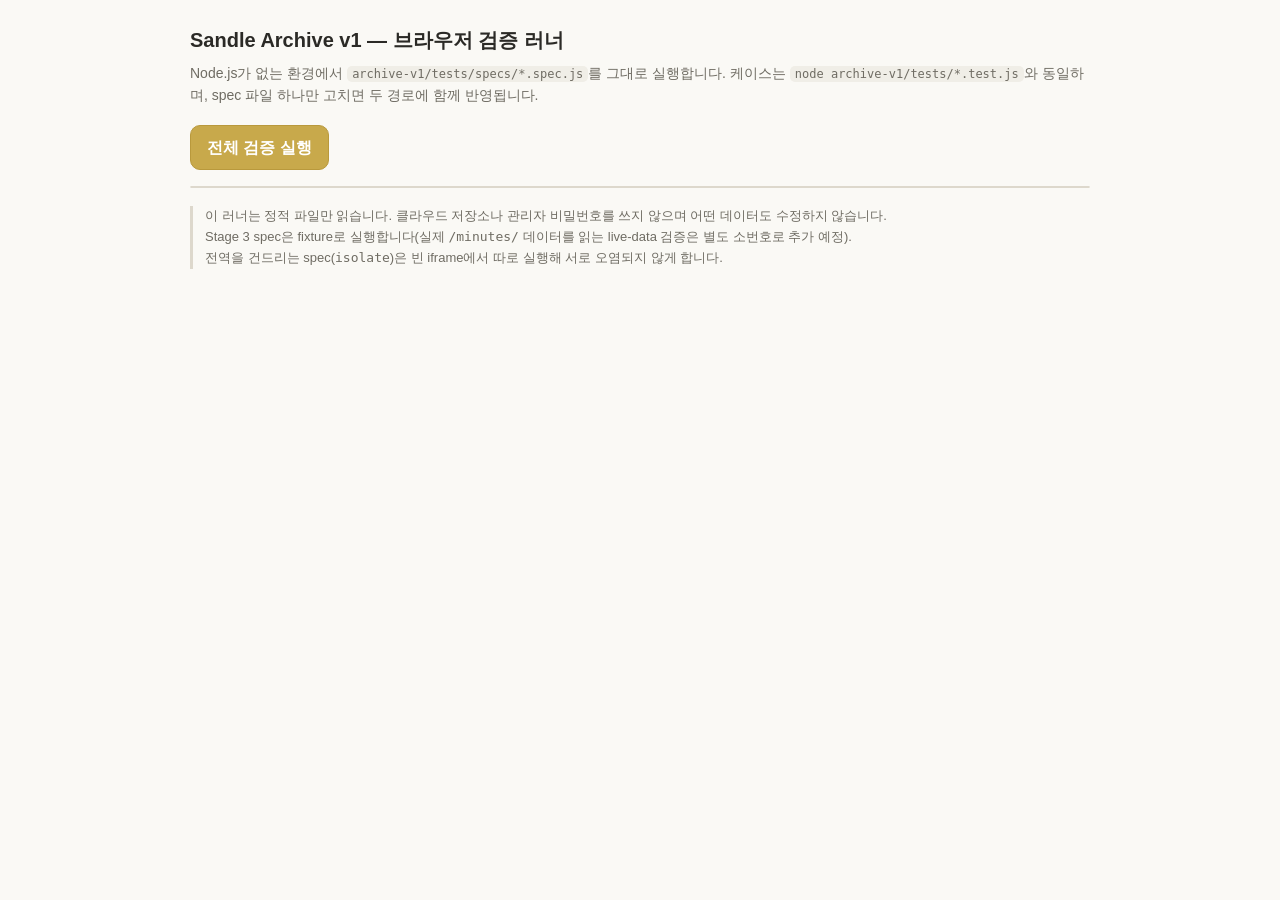
<file: archive-v1/tests/browser/index.html>
<!doctype html>
<html lang="ko">
<head>
<meta charset="utf-8">
<meta name="viewport" content="width=device-width, initial-scale=1">
<title>Archive v1 검증 러너</title>
<link rel="stylesheet" href="../../assets/test-runner.css?v=20260901-1815">
</head>
<body>
<div class="wrap">
  <h1>Sandle Archive v1 — 브라우저 검증 러너</h1>
  <p class="lead">
    Node.js가 없는 환경에서 <code>archive-v1/tests/specs/*.spec.js</code>를 그대로 실행합니다.
    케이스는 <code>node archive-v1/tests/*.test.js</code>와 동일하며, spec 파일 하나만 고치면 두 경로에 함께 반영됩니다.
  </p>

  <div class="bar">
    <button class="run" id="runBtn" type="button">전체 검증 실행</button>
    <span class="summary" id="summary"></span>
  </div>

  <div class="result" id="result"></div>

  <p class="note">
    이 러너는 정적 파일만 읽습니다. 클라우드 저장소나 관리자 비밀번호를 쓰지 않으며 어떤 데이터도 수정하지 않습니다.<br>
    Stage 3 spec은 fixture로 실행합니다(실제 <code>/minutes/</code> 데이터를 읽는 live-data 검증은 별도 소번호로 추가 예정).<br>
    전역을 건드리는 spec(<code>isolate</code>)은 빈 iframe에서 따로 실행해 서로 오염되지 않게 합니다.
  </p>
</div>

<!-- 단언 유틸 → spec 정의 → 러너 순서로 싣는다. 소스 모듈은 spec의 deps를 보고 러너가 동적으로 싣는다. -->
<script src="../specs/assert.js?v=20260901-1815"></script>
<script src="../specs/stage3-source.spec.js?v=20260901-1815"></script>
<script src="../specs/stage3-adapter.spec.js?v=20260901-1815"></script>
<script src="../specs/stage3-live-data.spec.js?v=20260901-1905"></script>
<script src="../specs/stage4-source-reference.spec.js?v=20260901-1815"></script>
<script src="../specs/stage4-visibility.spec.js?v=20260901-1815"></script>
<script src="../specs/stage4-publish-guard.spec.js?v=20260901-1815"></script>
<script src="../specs/stage4-admin-integration.spec.js?v=20260901-1815"></script>
<script src="../specs/stage4-access-control.spec.js?v=20260901-2335"></script>
<script src="../specs/stage4-auth-session.spec.js?v=20260901-2035"></script>
<script src="../specs/stage4-relation-labels.spec.js?v=20260901-2210"></script>
<script src="../specs/stage4-auto-assign.spec.js?v=20260902-0045"></script>
<script src="../specs/stage4-topic-review.spec.js?v=20260902-0210"></script>
<script src="../specs/stage4-tag-writer.spec.js?v=20260902-0430"></script>
<script src="../specs/stage4-reference-resolver.spec.js?v=20260902-0510"></script>
<script src="../specs/stage4-archive-build.spec.js?v=20260902-2700"></script>
<script src="../specs/stage4-login.spec.js?v=20260902-1140"></script>
<script src="../specs/stage4-freshness.spec.js?v=20260902-1430"></script>
<script src="../specs/stage4-auth-log.spec.js?v=20260902-1520"></script>
<script src="../specs/stage5-summary.spec.js?v=20260902-1800"></script>
<script src="../specs/stage5-topic-summary.spec.js?v=20260902-2000"></script>
<script src="../specs/stage5-timeline-years.spec.js?v=20260902-2500"></script>
<script src="./runner.js?v=20260902-0100"></script>
<script>
(function () {
  var SPECS = ['stage3-source', 'stage3-adapter', 'stage3-live-data', 'stage4-source-reference', 'stage4-visibility', 'stage4-publish-guard', 'stage4-admin-integration', 'stage4-access-control', 'stage4-auth-session', 'stage4-relation-labels', 'stage4-auto-assign', 'stage4-topic-review', 'stage4-tag-writer', 'stage4-reference-resolver', 'stage4-archive-build', 'stage4-login', 'stage4-freshness', 'stage4-auth-log', 'stage5-summary', 'stage5-topic-summary', 'stage5-timeline-years'];
  var btn = document.getElementById('runBtn');
  var box = document.getElementById('result');
  var sum = document.getElementById('summary');

  function esc(s) { return String(s == null ? '' : s).replace(/[&<>"]/g, function (c) { return ({ '&': '&amp;', '<': '&lt;', '>': '&gt;', '"': '&quot;' })[c]; }); }

  function render(rows, done, total) {
    box.innerHTML = rows.map(function (r) {
      return '<div class="row' + (r.ok ? '' : ' fail') + '">' +
        '<div class="mark">' + (r.ok ? '✅' : '❌') + '</div>' +
        '<div><div class="name">' + esc(r.title) + '</div>' +
        '<div class="sub">' + esc(r.name) + '</div>' +
        (r.error ? '<div class="err">' + esc(r.error) + '</div>' : '') + '</div>' +
        '<div class="ms">' + r.ms + 'ms</div></div>';
    }).join('');
    var ng = rows.filter(function (r) { return !r.ok; }).length;
    sum.className = 'summary ' + (ng ? 'ng' : 'ok');
    sum.textContent = done < total ? ('실행 중… ' + done + '/' + total)
      : (ng ? (rows.length - ng) + '/' + rows.length + ' 통과 · 실패 ' + ng + '건' : rows.length + '/' + rows.length + ' 통과');
  }

  btn.onclick = async function () {
    btn.disabled = true; box.innerHTML = ''; sum.textContent = '준비 중…'; sum.className = 'summary';
    try {
      var rows = await window.SandleTestRunner.runAll(SPECS, function (partial, done, total) { render(partial, done, total); });
      render(rows, rows.length, rows.length);
      // 자동화(Claude Code 등)에서 결과를 읽어갈 수 있도록 전역에 남긴다.
      window.__sandleTestResult = { at: new Date().toISOString(), rows: rows, failed: rows.filter(function (r) { return !r.ok; }).length, liveData: window.__sandleLiveDataStats || null };
      // 실제 데이터 건수는 화면에도 한 줄 남긴다(인계 기록에 옮기기 위함).
      if (window.__sandleLiveDataStats) {
        var s = window.__sandleLiveDataStats;
        var p = document.createElement('div');
        p.className = 'note';
        p.textContent = '실제 데이터: 연도 ' + s.years + '개 · 회의 ' + s.meetings + '건 · Fragment ' + s.fragments + '건 (' + s.perYear.join(', ') + ')';
        box.parentNode.insertBefore(p, box.nextSibling);
      }
    } catch (e) {
      sum.className = 'summary ng'; sum.textContent = '러너 오류: ' + (e && e.message ? e.message : e);
    } finally { btn.disabled = false; }
  };
})();
</script>
</body>
</html>
</file>
<file: agenda-proposal/app.css>
:root{
  --ink:#2b2a26;--muted:#6f6b62;--line:#ddd7ca;--bg:#f4f1ea;--paper:#fff;
  --gold:#b5841a;--gold-dark:#70500d;--gold-soft:#f6eccf;--danger:#a74332;
  --doc-size:10.5pt;--doc-line:1.62;--section-gap:12px;
}
*{box-sizing:border-box}
html,body{margin:0;min-height:100%;font-family:"Pretendard","Apple SD Gothic Neo","Malgun Gothic",system-ui,sans-serif;color:var(--ink);background:var(--bg)}
body{min-width:320px}
.access-gate{min-height:100vh;display:grid;place-items:center;padding:24px;background:var(--bg)}
.access-gate-card{width:min(520px,100%);background:#fffdf8;border:1px solid var(--line);border-radius:18px;padding:24px 26px;box-shadow:0 8px 28px rgba(0,0,0,.06);text-align:center}
.access-gate-card b{display:block;font-size:17px;margin-bottom:7px}.access-gate-card p{margin:0;color:var(--muted);font-size:13px;line-height:1.65}
body.access-pending .topbar,body.access-pending .workspace{display:none!important}
button,input,textarea{font:inherit}
button{cursor:pointer}
.topbar{min-height:72px;padding:13px 18px;background:#fffdf8;border-bottom:1px solid var(--line);display:flex;align-items:center;justify-content:space-between;gap:16px;position:sticky;top:0;z-index:10}
.topbar h1{font-size:20px;margin:0 0 3px;font-weight:900}
.topbar p{margin:0;color:var(--muted);font-size:12.5px}
.top-actions{display:flex;gap:7px;flex-wrap:wrap;justify-content:flex-end}
button{border:1px solid var(--line);border-radius:10px;padding:8px 12px;background:#fff;color:#504d46;font-weight:800;font-size:12.5px}
button:hover{background:#f8f5ed}
button.primary{background:var(--gold);border-color:var(--gold);color:#fff}
button.primary:hover{background:#9c7116}
button.save{background:var(--gold-soft);border-color:#dfc476;color:var(--gold-dark)}
button.save:hover{background:#efdfb6}
button.primary:disabled,button.save:disabled{background:#bdb7aa;border-color:#bdb7aa;color:#fff;cursor:not-allowed}
button.danger{color:var(--danger)}
.workspace{display:grid;grid-template-columns:minmax(340px,520px) minmax(620px,1fr);min-height:calc(100vh - 72px)}
.editor{padding:18px 18px 40px;overflow:auto;border-right:1px solid var(--line);background:#fffdf8}
.hint-card{display:grid;gap:3px;background:var(--gold-soft);border:1px solid #ead59c;border-radius:12px;padding:11px 13px;margin-bottom:12px;font-size:12.5px;line-height:1.45}
.hint-card b{color:var(--gold-dark)}
.type-picker{border:1px solid var(--line);border-radius:12px;background:#fff;padding:11px 12px;margin:0 0 12px;min-width:0}
.type-picker legend{font-size:12px;font-weight:900;padding:0 5px;color:#514d45}
.type-options{display:grid;grid-template-columns:1fr 1fr;gap:8px}
.type-option{position:relative;cursor:pointer;min-width:0}
.type-option>input{position:absolute;opacity:0;pointer-events:none}
.type-option>span{display:grid;gap:2px;height:100%;padding:10px 11px;border:1px solid #e2ddd3;border-radius:10px;background:#fffdf9;transition:border .12s,box-shadow .12s,background .12s}
.type-option b{font-size:12.5px}.type-option small{font-size:10.5px;line-height:1.4;color:var(--muted)}
.type-option>input:checked+span{border-color:#c7a24c;background:#fff8e7;box-shadow:0 0 0 2px rgba(181,132,26,.09)}
.type-option>input:focus-visible+span{outline:2px solid #b5841a;outline-offset:2px}
.type-notice,.type-warning{font-size:11.5px;line-height:1.5;margin:9px 1px 0}
.type-notice{color:#625e55}.type-warning{border:1px solid #e7c18c;background:#fff5df;color:#79500b;border-radius:9px;padding:8px 9px;font-weight:750}
.type-warning[hidden]{display:none}
.library{border:1px solid var(--line);background:#fff;border-radius:12px;padding:11px 12px;margin-bottom:16px}
.library-head{display:flex;align-items:flex-start;justify-content:space-between;gap:12px;margin-bottom:8px}.library-cloud{display:flex;align-items:flex-end;gap:7px;flex-direction:column}.library-cloud button{padding:5px 8px;border-radius:7px;font-size:10.5px}.library-cloud small{max-width:235px}
.library-head>div{display:flex;align-items:center;gap:7px}.library-head b{font-size:13px}.library-head span{font-size:10.5px;padding:2px 6px;border-radius:999px;background:#f0ede6;color:var(--muted);font-weight:800}.library-head small{font-size:10.5px;color:var(--muted);text-align:right;line-height:1.35}
.library-help{margin:-1px 0 8px;color:#7b766d;font-size:10.5px;line-height:1.4}
.library-list{display:grid;gap:6px;max-height:310px;overflow:auto}
.library-list.busy{opacity:.65;pointer-events:none}
.library-empty{padding:11px 8px;border-radius:9px;background:#f8f6f1;color:#918c82;text-align:center;font-size:11.5px}
.library-group{position:sticky;top:0;z-index:1;padding:5px 7px;border-radius:7px;background:#f0eee8;color:#6f6b62;font-size:10.5px;font-weight:900}
.library-item{display:grid;grid-template-columns:minmax(0,1fr) auto;gap:8px;align-items:center;border:1px solid #e7e2d8;border-radius:9px;padding:8px 9px;background:#fffdf9}
.library-item.active{border-color:#d8b866;background:#fff9e9}
.library-main{min-width:0}.library-title{display:flex;align-items:center;gap:6px;min-width:0;font-size:12px;font-weight:900}.library-title>span:last-child{min-width:0;white-space:nowrap;overflow:hidden;text-overflow:ellipsis}.library-meta{font-size:10.5px;color:var(--muted);margin-top:3px;white-space:nowrap;overflow:hidden;text-overflow:ellipsis}
.library-badge{flex:0 0 auto;border-radius:999px;padding:2px 6px;font-size:9.5px;line-height:1.35}.library-badge.decision{background:#f5e8bf;color:#6f5010}.library-badge.report{background:#e2eee2;color:#3c6240}
.library-actions{display:flex;gap:4px;align-items:center}.library-actions button{padding:5px 8px;border-radius:7px;font-size:10.5px}.library-actions .delete{color:var(--danger)}
.library-actions .order-button{width:27px;padding:5px 0}.library-actions button:disabled{opacity:.32;cursor:not-allowed;background:#f2efe9}
.field-grid{display:grid;gap:12px}.field-grid.two{grid-template-columns:1fr 1fr}.field-grid.three{grid-template-columns:1fr 1fr 1fr}.compact-row{align-items:end}.official-fields{margin-bottom:2px}
.field{display:grid;gap:5px;margin-bottom:14px}
.field>span,.field-title-row>span{font-size:13px;font-weight:900}
.field small{font-size:11.5px;color:var(--muted);line-height:1.45}.sub-field{display:grid;gap:5px}.sub-field b{font-size:12px;color:#514d45}
.auto-number{min-height:39px;display:flex;align-items:center;width:100%;border:1px solid #ddd7ca;border-radius:10px;background:#f5f3ee;padding:9px 10px;color:#504d46;font-size:12px;font-weight:900}
input[type="text"],input[type="date"],select,textarea{width:100%;border:1px solid var(--line);border-radius:10px;background:#fff;padding:9px 10px;color:var(--ink);outline:none;transition:border .12s,box-shadow .12s}
input[type="text"]:focus,input[type="date"]:focus,select:focus,textarea:focus{border-color:#c19a43;box-shadow:0 0 0 3px rgba(181,132,26,.10)}
textarea{resize:vertical;line-height:1.55;min-height:72px}
.page-state{min-height:39px;border-radius:10px;border:1px solid #d8e4d3;background:#f2f8ef;color:#42623a;padding:10px 11px;font-size:12px;font-weight:800;display:flex;align-items:center;margin:-2px 0 15px}
.page-state.over{border-color:#e3b6ad;background:#fff0ed;color:#923c2e}
.save-note{font-size:11.5px;color:var(--muted);margin:4px 0 0}
.field-title-row{display:flex;align-items:center;justify-content:space-between;gap:10px}
.omit-check{display:inline-flex;align-items:center;gap:6px;font-size:11.5px;font-weight:800;color:#625e55;cursor:pointer;white-space:nowrap}
.omit-check input{width:16px;height:16px;accent-color:var(--gold);cursor:pointer}
.attach-row{display:flex;align-items:center;gap:8px;flex-wrap:wrap;margin-top:2px}
.attach-row>span{font-size:11px;color:var(--muted)}
.attach-button{display:inline-flex;align-items:center;justify-content:center;border:1px solid var(--line);border-radius:9px;padding:7px 11px;background:#fff;font-size:12px;font-weight:800;color:#504d46;cursor:pointer}
.attach-button:hover{background:#f8f5ed}
.file-input{position:absolute;width:1px;height:1px;overflow:hidden;clip:rect(0 0 0 0);white-space:nowrap;clip-path:inset(50%)}
.attachment-list{display:grid;gap:5px}
.attachment-item{display:flex;align-items:center;gap:8px;border:1px solid #e4dfd4;background:#fff;border-radius:9px;padding:7px 9px;font-size:11.5px}
.attachment-item .file-name{min-width:0;flex:1;overflow:hidden;text-overflow:ellipsis;white-space:nowrap;font-weight:700}
.attachment-item .file-size{color:var(--muted);white-space:nowrap}
.attachment-item button{padding:3px 7px;border-radius:7px;font-size:11px;color:var(--danger)}
.file-note{margin-top:1px}
.preview-area{padding:22px;overflow:auto;display:flex;justify-content:flex-start;align-items:flex-start;background:#e9ece9}
.paper-spread{display:flex;gap:18px;min-width:max-content;margin:0 auto}
.paper{
  --doc-rule:#7f8878;--doc-border:#c7cac3;--doc-soft:#f5f6f3;--doc-muted:#70756e;
  width:210mm;height:297mm;flex:0 0 210mm;background:var(--paper);box-shadow:0 7px 26px rgba(0,0,0,.10);
  padding:12mm 14mm 13mm;position:relative;overflow:hidden;font-size:var(--doc-size);line-height:var(--doc-line);
  color:#252622;font-family:"Pretendard Variable","Pretendard","Noto Sans KR","Apple SD Gothic Neo","Malgun Gothic",system-ui,sans-serif;
}
.paper-header{min-height:10mm}
.meeting-caption{height:4mm;text-align:right;font-size:7.5pt;line-height:1.2;color:#666b64;white-space:nowrap;margin-bottom:2mm}
.meeting-caption.empty{visibility:hidden}
.meeting-rule{border-top:3px double var(--doc-rule);height:0}
.paper-bottom-rule{position:absolute;left:14mm;right:14mm;bottom:8mm;border-top:3px double var(--doc-rule);height:0}

/* 표지 */
.cover-content{padding-top:31mm}
.cover-meta-table{
  width:100%;display:grid;grid-template-columns:36mm minmax(0,1fr) 38mm;grid-template-rows:18mm 18mm;
  border-top:1px solid var(--doc-border);border-left:1px solid var(--doc-border);
}
.cover-meta-label,.cover-meta-value{
  display:flex;align-items:center;justify-content:center;padding:0 4mm;border-right:1px solid var(--doc-border);border-bottom:1px solid var(--doc-border);
  white-space:nowrap;word-break:keep-all;overflow-wrap:normal;
}
.cover-meta-label{font-size:10pt;font-weight:800;background:rgba(127,136,120,.045)}
.cover-meta-value{font-size:10.5pt;font-weight:500}
.cover-meta-value.strong{font-weight:600}
.cover-meta-table .decision-merged{grid-column:3;grid-row:1/3}
.cover-meta-table .second-row{grid-row:2}

.cover-title-block{
  margin-top:25mm;border-top:1px solid var(--doc-rule);border-bottom:1px solid var(--doc-rule);
  min-height:30mm;padding:6mm 5mm;display:grid;grid-template-columns:22mm 1px minmax(0,1fr);align-items:center;background:#fff;
}
.cover-title-label{font-size:11pt;font-weight:800;color:#62675f;text-align:center;white-space:nowrap}
.cover-title-divider{width:1px;height:11mm;background:#c9ccc6;justify-self:center}
.cover-title-value{font-size:15.5pt;line-height:1.25;font-weight:800;letter-spacing:-.035em;padding-left:6mm;white-space:nowrap;word-break:keep-all;overflow-wrap:normal}
.cover-title-value.empty{color:#9a9d97}

.submit-table{
  width:108mm;margin:35mm auto 0;display:grid;grid-template-columns:34mm 1fr;
  border-top:1px solid var(--doc-border);border-left:1px solid var(--doc-border)
}
.submit-label,.submit-value{
  min-height:14mm;padding:0 5mm;display:flex;align-items:center;border-right:1px solid var(--doc-border);border-bottom:1px solid var(--doc-border);
  white-space:nowrap;word-break:keep-all
}
.submit-label{justify-content:center;font-size:9.5pt;font-weight:800;background:rgba(127,136,120,.035)}
.submit-value{font-size:10pt}

/* 본문 */
.body-content{padding-top:7mm}
.body-paper .doc-section{margin:0 0 var(--section-gap)}
.body-paper .doc-section:last-child{margin-bottom:0}
.body-paper .doc-section h3{
  margin:0 0 3mm;font-size:12pt;line-height:1.3;font-weight:800;letter-spacing:-.02em;color:#222;white-space:nowrap
}
.doc-section-box{border:1px solid var(--doc-border);background:#fff;padding:4.3mm 6mm;min-height:13mm}
.doc-text{white-space:pre-wrap;word-break:keep-all;overflow-wrap:anywhere;min-height:16px;font-size:var(--doc-size);line-height:var(--doc-line)}
.doc-text.empty{color:#9a9d97}
.doc-text ul{margin:0;padding-left:17px}
.doc-text li{margin:1.3mm 0}
.sub-doc-row{display:grid;grid-template-columns:26mm 1fr;gap:3mm;align-items:start;margin:2mm 0}
.sub-doc-row>b{font-size:calc(var(--doc-size) - .2pt);white-space:nowrap}
.doc-attachments{margin-top:3mm;word-break:break-all;font-size:calc(var(--doc-size) - .2pt)}
.doc-attachments ul{margin:0;padding-left:0;list-style:none}.doc-attachments li{margin:1mm 0}
.doc-section[hidden]{display:none!important}

@media (max-width:1180px){
  .workspace{grid-template-columns:1fr}.editor{border-right:0;border-bottom:1px solid var(--line)}
  .preview-area{min-height:800px}
}
@media (max-width:700px){
  .topbar{position:static;align-items:flex-start;flex-direction:column}.top-actions{width:100%;justify-content:flex-start}
  .workspace{min-height:auto}.editor{padding:14px}.field-grid.two,.field-grid.three{grid-template-columns:1fr}
  .field-title-row,.library-head{align-items:flex-start;flex-direction:column;gap:6px}.library-head small{text-align:left}.type-options{grid-template-columns:1fr}
  .preview-area{padding:12px}
}
@media (max-width:480px){.library-item{grid-template-columns:1fr}.library-actions{justify-content:flex-end;flex-wrap:wrap}}
/* Keep print pages outside the editor; never change the current draft to render saved records. */
#printBatch{position:absolute;left:-10000px;top:0;width:210mm;visibility:hidden}
.print-picker{width:min(760px,94vw);max-height:85vh;border:1px solid var(--line);border-radius:16px;padding:22px;color:var(--ink)}
body.access-pending .print-picker{visibility:hidden}
.print-picker::backdrop{background:#0006}
.print-picker h2{margin-top:0;font-size:20px}
.print-picker p{font-size:13px;line-height:1.6;color:var(--muted)}
.print-list{max-height:45vh;overflow:auto;margin:14px 0}
.print-choice{display:flex;gap:12px;align-items:center;padding:14px 8px;border-bottom:1px solid var(--line);cursor:pointer;font-size:14px}
.print-choice input{width:18px;height:18px;flex-shrink:0;accent-color:var(--gold)}
.print-actions{display:flex;gap:8px;flex-wrap:wrap;justify-content:flex-end}
@media print{
  @page{size:A4 portrait;margin:10mm}
  html,body{margin:0;padding:0;min-height:0;min-width:0;background:#fff;overflow:visible}
  .topbar,.editor,.access-gate,.print-picker{display:none!important}
  .workspace{display:block;min-height:0}
  .preview-area{display:block;min-height:0;padding:0;margin:0;background:#fff;overflow:visible}
  .paper-spread{display:block;min-width:0;margin:0}
  .paper{
    box-shadow:none;margin:0;width:100%;height:auto;min-height:276mm;padding:2mm 4mm 3mm;
    display:flex;flex-direction:column;overflow:visible;page-break-after:always;break-after:page;
    print-color-adjust:exact;-webkit-print-color-adjust:exact
  }
  .paper > *{flex-shrink:0}
  .paper-bottom-rule{position:static;margin-top:auto;padding-top:4mm;border-top:0;border-bottom:3px double var(--doc-rule)}
  .paper:last-child{page-break-after:auto;break-after:auto}
  body.batch-printing > *{display:none!important}
  body.batch-printing > #printBatch{display:block!important;position:static;width:auto;visibility:visible}
  body.access-pending > #printBatch{display:none!important}
}

.print-attachments{padding:0 8px 8px 38px;font-size:12px;color:var(--muted)}
.print-attachment{display:flex;align-items:center;gap:7px;padding:6px 0;flex-wrap:wrap}
.print-attachment a{color:var(--gold-dark)}
.attachment-paper img{display:block;width:100%;height:255mm;object-fit:contain}
.attachment-caption{font-size:10pt;overflow-wrap:anywhere;margin-bottom:3mm}
@media print{.attachment-paper{height:276mm;min-height:0;break-inside:avoid}.attachment-caption{max-height:12mm;overflow:hidden}.attachment-paper img{flex:1;min-height:0;max-height:255mm}}

/* Long body content stays readable on screen and fragments naturally on paper. */
.paper [hidden]{display:none!important}
.output-option{display:flex;align-items:center;gap:6px;font-size:12px;color:var(--muted)}
.output-option input{width:auto;accent-color:var(--gold)}
.body-paper{height:auto;min-height:297mm;overflow:visible;padding-bottom:13mm}
.body-paper .paper-bottom-rule{position:static;margin-top:8mm}
@media print{
  .body-paper{display:block;height:auto;min-height:0;overflow:visible;padding:2mm 4mm 3mm}
  .body-paper .paper-bottom-rule{display:none}
  .body-paper .doc-section{break-inside:auto}
  .body-paper h3{break-after:avoid;page-break-after:avoid}
  .body-paper .doc-section-box{box-decoration-break:clone;-webkit-box-decoration-break:clone}
  .body-paper .sub-doc-row{display:block}
  .body-paper .sub-doc-row > b{display:block;margin-bottom:2mm;break-after:avoid}
  .body-paper .doc-text{orphans:3;widows:3}
}

.output-options{display:flex;flex-wrap:wrap;gap:6px 18px}
.sub-field>label{font-size:12px;font-weight:bold;color:#514d45}
.sub-doc-row.without-title{grid-template-columns:1fr}

/* Each document owns its repeating print furniture, including in a batch. */
.body-layout{width:100%;table-layout:fixed;border-collapse:collapse;border:0}
.body-layout>thead>tr>td,.body-layout>tbody>tr>td,.body-layout>tfoot>tr>td{padding:0;border:0;vertical-align:top}
.body-layout>thead>tr>td{padding-bottom:7mm}
.body-layout .body-content{padding:0}
.body-layout>tbody>tr>td{padding-bottom:var(--section-gap)}
.body-agenda-footer{border-top:3px double var(--doc-rule);padding-top:2mm;font-size:8pt;line-height:1.4;color:var(--doc-muted);overflow-wrap:anywhere}
@media print{
  .body-layout>thead{display:table-header-group;break-inside:avoid}
  .body-layout>tfoot{display:table-footer-group;break-inside:avoid}
  .body-layout>tbody{display:table-row-group}
  .body-layout>tbody>tr{break-inside:auto}
  .body-layout>thead>tr>td{padding-bottom:4mm}
  .body-layout>tfoot>tr>td{padding-top:3mm}
}

.body-layout>tbody>tr:has(>td>section[hidden]){display:none}
</file>
<file: archive-v1/assets/test-runner.css>
/* Archive v1 브라우저 검증 러너 화면 (4.3d) */
:root { --ok: #2f6b3a; --ng: #a3352c; --line: #ddd8cc; --ink: #2b2a26; --muted: #6f6c63; }
* { box-sizing: border-box; }
body { margin: 0; padding: 24px 18px 48px; font-family: -apple-system, BlinkMacSystemFont, "Segoe UI", "Malgun Gothic", sans-serif; color: var(--ink); background: #faf9f5; line-height: 1.6; }
.wrap { max-width: 900px; margin: 0 auto; }
h1 { font-size: 20px; margin: 0 0 6px; }
.lead { color: var(--muted); font-size: 14px; margin: 0 0 18px; }
.lead code { background: #f0eee7; padding: 1px 5px; border-radius: 5px; font-size: 12px; }
.bar { display: flex; gap: 10px; align-items: center; flex-wrap: wrap; margin-bottom: 16px; }
button { font: inherit; padding: 9px 16px; border: 1px solid var(--line); border-radius: 10px; background: #fff; cursor: pointer; }
button.run { background: #c8a94b; border-color: #b9993c; color: #fff; font-weight: 700; }
button[disabled] { opacity: .55; cursor: default; }
.summary { font-weight: 700; }
.summary.ok { color: var(--ok); }
.summary.ng { color: var(--ng); }
.result { border: 1px solid var(--line); border-radius: 12px; background: #fff; overflow: hidden; }
.row { display: grid; grid-template-columns: 34px 1fr auto; gap: 10px; padding: 11px 14px; border-top: 1px solid #eee9dd; align-items: start; }
.row:first-child { border-top: 0; }
.mark { font-size: 16px; line-height: 1.4; }
.row .name { font-weight: 600; }
.row .sub { color: var(--muted); font-size: 12px; }
.row .ms { color: var(--muted); font-size: 12px; white-space: nowrap; }
.row.fail { background: #fdf4f3; }
.row .err { color: var(--ng); font-size: 13px; margin-top: 4px; white-space: pre-wrap; word-break: break-all; }
.note { margin-top: 18px; font-size: 13px; color: var(--muted); border-left: 3px solid var(--line); padding-left: 12px; }
</file>
